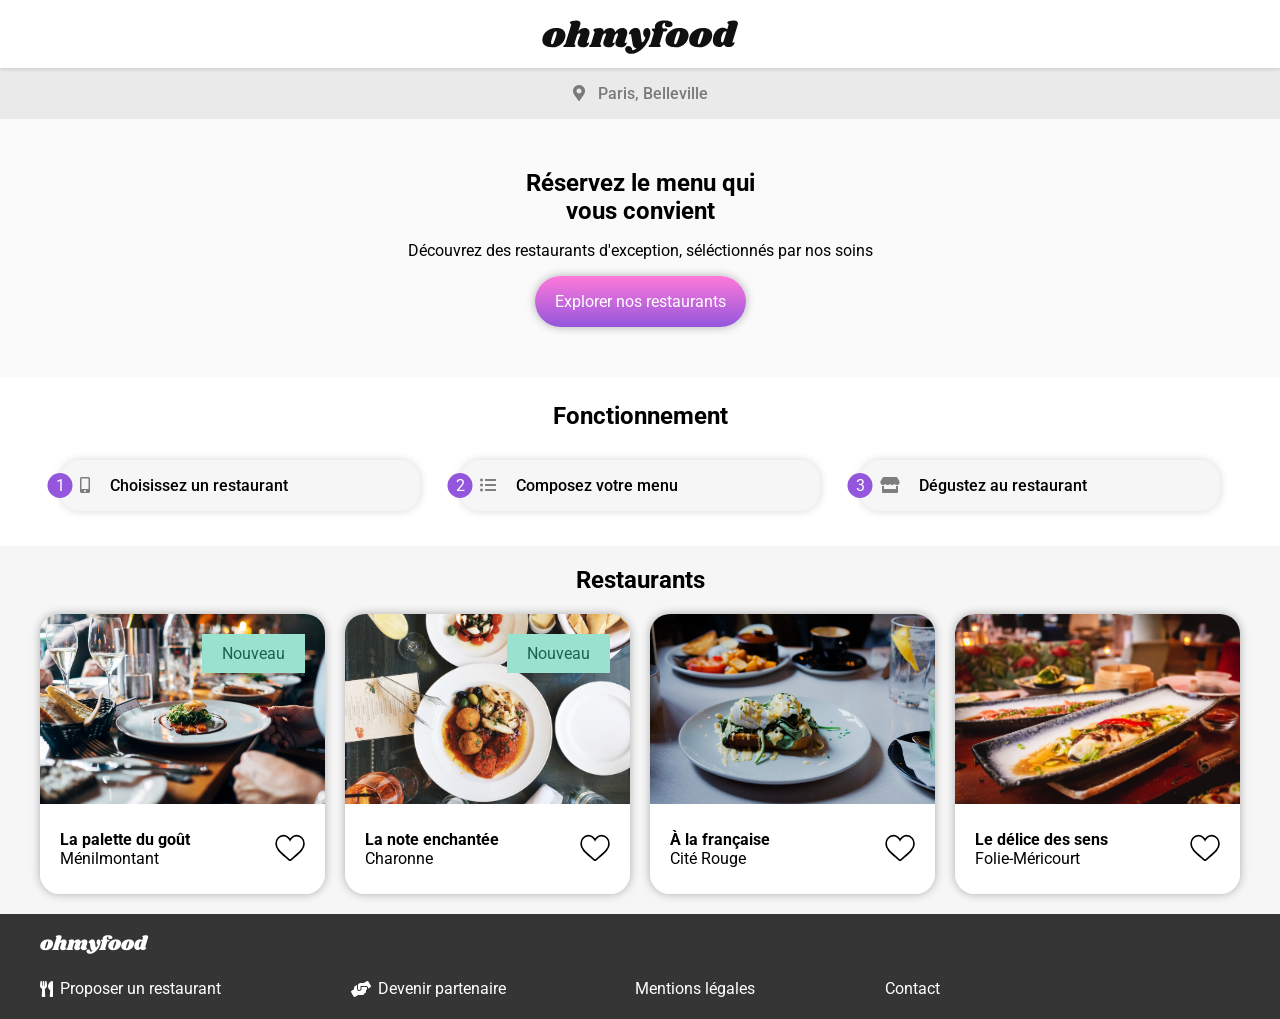
<file: index.html>
<!DOCTYPE html>
<html lang="fr">
<head>
    <meta charset="UTF-8">
    <meta name="viewport" content="width=device-width, initial-scale=1.0">
    <title>ohmyfood</title>

    <!-- CSS -->
    <link rel="stylesheet" type="text/css" href="styles/style_index.css">
    <!-- Font Awesome -->
    <link rel="stylesheet" href="https://cdnjs.cloudflare.com/ajax/libs/font-awesome/5.13.1/css/all.min.css">
    <!-- Google Fonts -->
    <link rel="preconnect" href="https://fonts.gstatic.com">
    <link href="https://fonts.googleapis.com/css2?family=Roboto:ital,wght@0,300;0,400;0,500;0,700;1,300;1,400;1,500&display=swap" rel="stylesheet">
    <link href="https://fonts.googleapis.com/css2?family=Shrikhand&display=swap" rel="stylesheet">
</head>
<body>

<!-- spinner -->
<div class="overlay">
<div class="spinner"><div class="spinner__content">
  <div></div><div></div><div></div><div></div><div></div><div></div><div></div><div></div><div></div><div></div><div></div><div></div></div></div>
</div>

<header class="loaderStart"><!-- apparition des blocs de la page après chargement-->
    <h1>
        <svg role="img" width="196" height="34" viewBox="0 0 196 34" fill="none" xmlns="http://www.w3.org/2000/svg" 
             aria-label="Découvrez des restaurants d'exception, sélectionnés par nos soins.">
             <title>Ohmyfood</title>
             <desc>Application</desc>
            <path d="M13.932 7.956C17.196 7.956 19.596 8.61599 21.132 9.936C22.692 11.256 23.472 12.984 23.472 15.12C23.472 15.84 23.376 16.644 23.184 17.532C22.728 19.5 21.876 21.228 20.628 22.716C19.38 24.18 17.844 25.32 16.02 26.136C14.22 26.928 12.264 27.324 10.152 27.324C6.81599 27.324 4.34399 26.664 2.73599 25.344C1.15199 24 0.359985 22.224 0.359985 20.016C0.359985 19.272 0.455985 18.444 0.647985 17.532C1.10399 15.66 1.96799 14.004 3.23999 12.564C4.53599 11.1 6.10799 9.972 7.95599 9.18C9.82799 8.364 11.82 7.956 13.932 7.956ZM13.824 11.16C13.32 11.16 12.78 11.616 12.204 12.528C11.652 13.416 10.992 15.108 10.224 17.604C9.45599 20.1 9.07199 21.852 9.07199 22.86C9.07199 23.388 9.15599 23.748 9.32399 23.94C9.49199 24.108 9.71999 24.192 10.008 24.192C10.512 24.24 11.028 23.808 11.556 22.896C12.108 21.984 12.792 20.208 13.608 17.568C14.352 15.24 14.724 13.548 14.724 12.492C14.724 11.988 14.64 11.64 14.472 11.448C14.328 11.256 14.112 11.16 13.824 11.16Z" fill="#101010"/>
            <path d="M44.9899 22.032C44.9419 22.128 44.9179 22.272 44.9179 22.464C44.9179 22.632 44.9539 22.764 45.0259 22.86C45.1219 22.956 45.2419 23.004 45.3859 23.004C45.6739 23.004 45.9139 22.884 46.1059 22.644C46.3219 22.38 46.4659 22.248 46.5379 22.248C46.6579 22.248 46.7539 22.332 46.8259 22.5C46.8979 22.644 46.9339 22.824 46.9339 23.04C46.9579 23.736 46.7299 24.42 46.2499 25.092C45.7699 25.74 45.0619 26.28 44.1259 26.712C43.2139 27.12 42.1099 27.324 40.8139 27.324C39.2299 27.324 37.9699 26.964 37.0339 26.244C36.0979 25.5 35.6179 24.516 35.5939 23.292C35.5939 22.404 35.8099 21.408 36.2419 20.304L38.2219 15.12C38.3419 14.808 38.4019 14.556 38.4019 14.364C38.4019 14.052 38.2939 13.812 38.0779 13.644C37.8859 13.452 37.6459 13.356 37.3579 13.356C36.9019 13.356 36.4339 13.572 35.9539 14.004C35.4979 14.412 35.1259 15.084 34.8379 16.02V15.948L32.5699 23.256C32.4979 23.544 32.4619 23.796 32.4619 24.012C32.4619 24.324 32.5219 24.576 32.6419 24.768C32.7619 24.936 32.9299 25.104 33.1459 25.272C33.3139 25.44 33.4339 25.584 33.5059 25.704C33.5779 25.8 33.5899 25.932 33.5419 26.1C33.4219 26.412 33.1819 26.64 32.8219 26.784C32.4619 26.928 31.9099 27 31.1659 27H22.9579C22.3339 27 21.8779 26.904 21.5899 26.712C21.3019 26.496 21.2059 26.22 21.3019 25.884C21.3979 25.596 21.6499 25.344 22.0579 25.128C22.4179 24.936 22.7179 24.708 22.9579 24.444C23.1979 24.18 23.4019 23.76 23.5699 23.184L29.0419 5.22C29.1139 5.004 29.1499 4.824 29.1499 4.68C29.1499 4.416 29.0779 4.2 28.9339 4.032C28.8139 3.864 28.6459 3.696 28.4299 3.528C28.1899 3.336 28.0099 3.168 27.8899 3.024C27.7939 2.88 27.7819 2.688 27.8539 2.448C27.9979 1.896 28.7539 1.416 30.1219 1.00799C31.4899 0.599996 32.9179 0.395996 34.4059 0.395996C35.7979 0.395996 36.8179 0.659996 37.4659 1.188C38.1379 1.716 38.4739 2.436 38.4739 3.348C38.4739 3.876 38.3899 4.392 38.2219 4.896L36.2779 11.232C37.2139 10.008 38.1979 9.156 39.2299 8.676C40.2859 8.196 41.4259 7.956 42.6499 7.956C44.1139 7.956 45.2899 8.4 46.1779 9.288C47.0899 10.176 47.5459 11.328 47.5459 12.744C47.5459 13.488 47.4259 14.22 47.1859 14.94L44.9899 22.032Z" fill="#101010"/>
            <path d="M82.7165 22.032C82.6685 22.128 82.6445 22.272 82.6445 22.464C82.6445 22.632 82.6805 22.764 82.7525 22.86C82.8485 22.956 82.9685 23.004 83.1125 23.004C83.4005 23.004 83.6405 22.884 83.8325 22.644C84.0485 22.38 84.1925 22.248 84.2645 22.248C84.3845 22.248 84.4805 22.332 84.5525 22.5C84.6245 22.644 84.6605 22.824 84.6605 23.04C84.6845 23.736 84.4565 24.42 83.9765 25.092C83.4965 25.74 82.7885 26.28 81.8525 26.712C80.9405 27.12 79.8365 27.324 78.5405 27.324C76.9565 27.324 75.6965 26.964 74.7605 26.244C73.8245 25.5 73.3445 24.516 73.3205 23.292C73.3205 22.404 73.5365 21.408 73.9685 20.304L75.9485 15.12C76.0685 14.808 76.1285 14.556 76.1285 14.364C76.1285 14.052 76.0205 13.812 75.8045 13.644C75.6125 13.452 75.3725 13.356 75.0845 13.356C74.6765 13.356 74.2565 13.536 73.8245 13.896C73.3925 14.256 73.0085 14.82 72.6725 15.588L70.6925 22.032C70.6445 22.128 70.6205 22.272 70.6205 22.464C70.6205 22.632 70.6565 22.764 70.7285 22.86C70.8245 22.956 70.9445 23.004 71.0885 23.004C71.3765 23.004 71.6165 22.884 71.8085 22.644C72.0245 22.38 72.1685 22.248 72.2405 22.248C72.3605 22.248 72.4565 22.332 72.5285 22.5C72.6005 22.644 72.6365 22.824 72.6365 23.04C72.6605 23.736 72.4325 24.42 71.9525 25.092C71.4725 25.74 70.7645 26.28 69.8285 26.712C68.9165 27.12 67.8125 27.324 66.5165 27.324C64.9325 27.324 63.6725 26.964 62.7365 26.244C61.8005 25.5 61.3205 24.516 61.2965 23.292C61.2965 22.404 61.5125 21.408 61.9445 20.304L63.9245 15.12C64.0445 14.808 64.1045 14.556 64.1045 14.364C64.1045 14.052 63.9965 13.812 63.7805 13.644C63.5885 13.452 63.3485 13.356 63.0605 13.356C62.6525 13.356 62.2325 13.536 61.8005 13.896C61.3685 14.232 61.0085 14.784 60.7205 15.552L58.3445 23.256C58.2485 23.52 58.2005 23.772 58.2005 24.012C58.2005 24.3 58.2605 24.54 58.3805 24.732C58.5005 24.9 58.6685 25.08 58.8845 25.272C59.0525 25.416 59.1725 25.548 59.2445 25.668C59.3165 25.788 59.3285 25.932 59.2805 26.1C59.1845 26.412 58.9565 26.64 58.5965 26.784C58.2365 26.928 57.6725 27 56.9045 27H48.6965C48.0725 27 47.6285 26.904 47.3645 26.712C47.0765 26.496 46.9685 26.22 47.0405 25.884C47.1365 25.596 47.3885 25.344 47.7965 25.128C48.1565 24.936 48.4565 24.708 48.6965 24.444C48.9365 24.18 49.1405 23.76 49.3085 23.184L52.5125 12.78C52.5605 12.66 52.5845 12.492 52.5845 12.276C52.5845 12.012 52.5245 11.808 52.4045 11.664C52.3085 11.52 52.1405 11.34 51.9005 11.124C51.6605 10.932 51.4925 10.764 51.3965 10.62C51.3005 10.476 51.2885 10.284 51.3605 10.044C51.5045 9.492 52.2605 9.012 53.6285 8.604C54.9965 8.172 56.4245 7.956 57.9125 7.956C59.0885 7.956 60.0125 8.28 60.6845 8.928C61.3805 9.576 61.7165 10.464 61.6925 11.592C62.6765 10.224 63.7085 9.276 64.7885 8.748C65.8925 8.22 67.0805 7.956 68.3525 7.956C69.7445 7.956 70.8725 8.364 71.7365 9.18C72.6245 9.972 73.1165 11.016 73.2125 12.312C74.2445 10.68 75.3485 9.552 76.5245 8.928C77.7005 8.28 78.9845 7.956 80.3765 7.956C81.8405 7.956 83.0165 8.4 83.9045 9.288C84.8165 10.176 85.2725 11.328 85.2725 12.744C85.2725 13.488 85.1525 14.22 84.9125 14.94L82.7165 22.032Z" fill="#101010"/>
            <path d="M104.932 7.956C105.988 7.956 106.828 8.388 107.452 9.252C108.1 10.092 108.424 11.244 108.424 12.708C108.424 13.98 108.196 15.348 107.74 16.812C106.852 19.764 105.424 22.548 103.456 25.164C101.512 27.78 99.2675 29.88 96.7235 31.464C94.2035 33.048 91.6836 33.84 89.1636 33.84C87.9156 33.84 86.8355 33.624 85.9235 33.192C85.0355 32.76 84.3635 32.184 83.9075 31.464C83.4275 30.744 83.1875 29.976 83.1875 29.16C83.1875 28.8 83.2475 28.404 83.3675 27.972C83.5835 27.3 83.9435 26.784 84.4475 26.424C84.9515 26.064 85.5516 25.884 86.2476 25.884C87.3516 25.884 88.2515 26.256 88.9475 27C89.6675 27.768 90.1236 28.812 90.3156 30.132C91.8516 30.06 93.2675 29.4 94.5635 28.152C93.3395 27.936 92.4275 27.528 91.8275 26.928C91.2515 26.304 90.8555 25.344 90.6395 24.048L89.1995 15.228C89.1275 14.772 89.0195 14.46 88.8755 14.292C88.7555 14.1 88.5876 14.004 88.3716 14.004C88.2036 14.004 87.9995 14.088 87.7595 14.256C87.5435 14.424 87.3875 14.508 87.2915 14.508C87.0995 14.508 87.0035 14.304 87.0035 13.896C87.0035 13.56 87.0635 13.2 87.1835 12.816C87.6155 11.448 88.4196 10.296 89.5956 9.36C90.7716 8.4 92.1395 7.92 93.6995 7.92C95.2355 7.92 96.3635 8.376 97.0835 9.288C97.8275 10.2 98.3076 11.604 98.5236 13.5L99.6035 21.42C99.6755 22.02 99.8915 22.32 100.252 22.32C100.684 22.32 101.188 21.936 101.764 21.168C102.34 20.376 102.904 19.26 103.456 17.82C102.736 17.172 102.184 16.428 101.8 15.588C101.416 14.748 101.224 13.848 101.224 12.888C101.224 12.144 101.32 11.472 101.512 10.872C101.8 9.912 102.244 9.192 102.844 8.712C103.468 8.208 104.164 7.956 104.932 7.956Z" fill="#101010"/>
            <path d="M122.864 0.395996C125.432 0.395996 127.352 0.791996 128.624 1.584C129.92 2.352 130.568 3.3 130.568 4.428C130.568 5.34 130.184 6.048 129.416 6.552C128.672 7.032 127.688 7.272 126.464 7.272C125.336 7.272 124.46 6.996 123.836 6.444C123.212 5.892 122.9 5.208 122.9 4.392C122.9 3.888 123.056 3.36 123.368 2.808C122.648 2.808 122.048 2.988 121.568 3.348C121.088 3.684 120.716 4.272 120.452 5.112C120.308 5.64 120.236 6.132 120.236 6.588C120.236 7.164 120.332 7.62 120.524 7.956C120.74 8.268 121.04 8.424 121.424 8.424H123.548C124.796 8.424 125.42 8.808 125.42 9.576C125.42 9.672 125.396 9.816 125.348 10.008C125.204 10.536 124.904 10.932 124.448 11.196C124.016 11.46 123.356 11.592 122.468 11.592H121.388L117.824 23.256C117.752 23.544 117.716 23.796 117.716 24.012C117.716 24.324 117.776 24.576 117.896 24.768C118.016 24.936 118.184 25.104 118.4 25.272C118.568 25.44 118.688 25.584 118.76 25.704C118.832 25.8 118.844 25.932 118.796 26.1C118.676 26.412 118.436 26.64 118.076 26.784C117.716 26.928 117.164 27 116.42 27H108.212C107.588 27 107.132 26.904 106.844 26.712C106.556 26.496 106.46 26.22 106.556 25.884C106.652 25.596 106.904 25.344 107.312 25.128C107.672 24.936 107.972 24.708 108.212 24.444C108.452 24.18 108.656 23.76 108.824 23.184L111.632 13.968C111.752 13.608 111.812 13.236 111.812 12.852C111.812 12.372 111.704 12 111.488 11.736C111.296 11.448 110.996 11.136 110.588 10.8C110.324 10.584 110.12 10.404 109.976 10.26C109.856 10.092 109.796 9.9 109.796 9.684C109.772 9.228 109.928 8.904 110.264 8.712C110.624 8.52 111.296 8.424 112.28 8.424H113.18C113.012 7.824 112.928 7.224 112.928 6.624C112.928 6.024 113.036 5.4 113.252 4.752C113.708 3.528 114.68 2.496 116.168 1.65599C117.68 0.815996 119.912 0.395996 122.864 0.395996Z" fill="#101010"/>
            <path d="M137.084 7.956C140.348 7.956 142.748 8.61599 144.284 9.936C145.844 11.256 146.624 12.984 146.624 15.12C146.624 15.84 146.528 16.644 146.336 17.532C145.88 19.5 145.028 21.228 143.78 22.716C142.532 24.18 140.996 25.32 139.172 26.136C137.372 26.928 135.416 27.324 133.304 27.324C129.968 27.324 127.496 26.664 125.888 25.344C124.304 24 123.512 22.224 123.512 20.016C123.512 19.272 123.608 18.444 123.8 17.532C124.256 15.66 125.12 14.004 126.392 12.564C127.688 11.1 129.26 9.972 131.108 9.18C132.98 8.364 134.972 7.956 137.084 7.956ZM136.976 11.16C136.472 11.16 135.932 11.616 135.356 12.528C134.804 13.416 134.144 15.108 133.376 17.604C132.608 20.1 132.224 21.852 132.224 22.86C132.224 23.388 132.308 23.748 132.476 23.94C132.644 24.108 132.872 24.192 133.16 24.192C133.664 24.24 134.18 23.808 134.708 22.896C135.26 21.984 135.944 20.208 136.76 17.568C137.504 15.24 137.876 13.548 137.876 12.492C137.876 11.988 137.792 11.64 137.624 11.448C137.48 11.256 137.264 11.16 136.976 11.16Z" fill="#101010"/>
            <path d="M160.709 7.956C163.973 7.956 166.373 8.61599 167.909 9.936C169.469 11.256 170.249 12.984 170.249 15.12C170.249 15.84 170.153 16.644 169.961 17.532C169.505 19.5 168.653 21.228 167.405 22.716C166.157 24.18 164.621 25.32 162.797 26.136C160.997 26.928 159.041 27.324 156.929 27.324C153.593 27.324 151.121 26.664 149.513 25.344C147.929 24 147.137 22.224 147.137 20.016C147.137 19.272 147.233 18.444 147.425 17.532C147.881 15.66 148.745 14.004 150.017 12.564C151.313 11.1 152.885 9.972 154.733 9.18C156.605 8.364 158.597 7.956 160.709 7.956ZM160.601 11.16C160.097 11.16 159.557 11.616 158.981 12.528C158.429 13.416 157.769 15.108 157.001 17.604C156.233 20.1 155.849 21.852 155.849 22.86C155.849 23.388 155.933 23.748 156.101 23.94C156.269 24.108 156.497 24.192 156.785 24.192C157.289 24.24 157.805 23.808 158.333 22.896C158.885 21.984 159.569 20.208 160.385 17.568C161.129 15.24 161.501 13.548 161.501 12.492C161.501 11.988 161.417 11.64 161.249 11.448C161.105 11.256 160.889 11.16 160.601 11.16Z" fill="#101010"/>
            <path d="M190.526 21.816C190.478 22.008 190.454 22.14 190.454 22.212C190.454 22.38 190.502 22.512 190.598 22.608C190.694 22.704 190.814 22.752 190.958 22.752C191.246 22.752 191.486 22.632 191.678 22.392C191.894 22.128 192.038 21.996 192.11 21.996C192.23 21.996 192.326 22.08 192.398 22.248C192.47 22.416 192.506 22.608 192.506 22.824C192.53 23.472 192.278 24.132 191.75 24.804C191.246 25.476 190.562 26.028 189.698 26.46C188.834 26.892 187.898 27.108 186.89 27.108C185.69 27.108 184.646 26.88 183.758 26.424C182.87 25.968 182.258 25.368 181.922 24.624C181.274 25.464 180.53 26.088 179.69 26.496C178.85 26.904 177.962 27.108 177.026 27.108C175.922 27.108 174.89 26.832 173.93 26.28C172.994 25.728 172.238 24.948 171.662 23.94C171.11 22.908 170.834 21.744 170.834 20.448C170.834 18.264 171.242 16.212 172.058 14.292C172.898 12.348 174.062 10.788 175.55 9.612C177.038 8.412 178.73 7.812 180.626 7.812C181.658 7.812 182.534 7.932 183.254 8.172C183.998 8.412 184.67 8.772 185.27 9.252L186.494 5.22C186.566 5.004 186.602 4.824 186.602 4.68C186.602 4.416 186.53 4.2 186.386 4.032C186.266 3.864 186.098 3.696 185.882 3.528C185.642 3.336 185.462 3.168 185.342 3.024C185.246 2.88 185.234 2.688 185.306 2.448C185.45 1.896 186.206 1.416 187.574 1.00799C188.942 0.599996 190.37 0.395996 191.858 0.395996C193.25 0.395996 194.27 0.659996 194.918 1.188C195.59 1.716 195.926 2.436 195.926 3.348C195.926 3.876 195.842 4.392 195.674 4.896L190.526 21.816ZM184.514 11.7C184.13 11.364 183.71 11.196 183.254 11.196C182.558 11.196 181.874 11.712 181.202 12.744C180.53 13.776 179.99 15.024 179.582 16.488C179.174 17.952 178.982 19.272 179.006 20.448C179.006 21.768 179.438 22.428 180.302 22.428C180.614 22.428 180.878 22.308 181.094 22.068C181.31 21.804 181.514 21.384 181.706 20.808L184.514 11.7Z" fill="#101010"/>
        </svg>
    </h1>         
</header>

  <!-- localisation -->
  <main class="main loaderStart">
      <div class="location">
          <div class="location__icon">
              <i class="fas fa-map-marker-alt"></i>
          </div>
          <div class="location__city">
              <p>Paris, Belleville</p>
          </div>
      </div>
  
      <!-- Hero section -->
      <section class="hero">
          <div class="hero__container">
              <h2 class="hero__title">Réservez le menu qui vous convient</h2>
              <p class="hero__text">Découvrez des restaurants d'exception, séléctionnés par nos soins</p>
              <div class="hero__button">
                  <p>Explorer nos restaurants</p>
              </div>
          </div>
        </section>
  
      <!-- Process -->
      <section class="process__contain">
        <div class="process">
          <h2 class="process__title">Fonctionnement</h2>
          <div class="process__steps">
              <div class="process__step">
                  <div class="process__number">1</div>
                  <div class="process__icon"><i class="fas fa-mobile-alt"></i></div>
                  <p class="process__text">Choisissez un restaurant</p>
              </div>
              <div class="process__step">
                  <div class="process__number">2</div>
                  <div class="process__icon"><i class="fas fa-list-ul"></i></div>
                  <p class="process__text">Composez votre menu</p>
              </div>
              <div class="process__step">
                  <div class="process__number">3</div>
                  <div class="process__icon"><i class="fas fa-store"></i></div>
                  <p class="process__text">Dégustez au restaurant</p>
              </div>
          </div>
        </div>
      </section>

      <!-- Restaurants -->
      <section class="restaurants">
          <h2 class="restaurants__title">Restaurants</h2>
          <div class="restaurant__cards">
            <a href="pages_menu/la-palette-du-gout.html">
              <div class="restaurant__card">
                  <div class="restaurant__card-image">
                    <div class="restaurant__card-new"><p>Nouveau</p></div>
                    <img src="img/restaurant1.jpg" alt="La palette du goût">
                  </div>
                  <div class="restaurant__block">
                      <div class="restaurant__block-info">
                          <div class="restaurant__block-name">La palette du goût</div>
                          <div class="restaurant__block-city">Ménilmontant</div>
                      </div>
                      <div class="restaurant__block-hearth">
                        <svg class="heart heart-full" viewBox="-20 0 550 550"  xml:space="preserve">
                          <path d="M376,30c-27.783,0-53.255,8.804-75.707,26.168c-21.525,16.647-35.856,37.85-44.293,53.268
                                    c-8.437-15.419-22.768-36.621-44.293-53.268C189.255,38.804,163.783,30,136,30C58.468,30,0,93.417,0,177.514
                                    c0,90.854,72.943,153.015,183.369,247.118c18.752,15.981,40.007,34.095,62.099,53.414C248.38,480.596,252.12,482,256,482
                                    s7.62-1.404,10.532-3.953c22.094-19.322,43.348-37.435,62.111-53.425C439.057,330.529,512,268.368,512,177.514
                                    C512,93.417,453.532,30,376,30z"/>
                        <defs>
                          <linearGradient id="text-fill">
                                <stop offset="0%" stop-color="#9356DC" />
                                <stop offset="100%" stop-color="#FF79DA" />
                          </linearGradient>
                        </defs>                                   
                      </svg>
              
                      <svg class="heart heart-empty" viewBox="-20 0 550 550"  xml:space="preserve">
                          <path d="M376,30c-27.783,0-53.255,8.804-75.707,26.168c-21.525,16.647-35.856,37.85-44.293,53.268
                                    c-8.437-15.419-22.768-36.621-44.293-53.268C189.255,38.804,163.783,30,136,30C58.468,30,0,93.417,0,177.514
                                    c0,90.854,72.943,153.015,183.369,247.118c18.752,15.981,40.007,34.095,62.099,53.414C248.38,480.596,252.12,482,256,482
                                    s7.62-1.404,10.532-3.953c22.094-19.322,43.348-37.435,62.111-53.425C439.057,330.529,512,268.368,512,177.514
                                    C512,93.417,453.532,30,376,30z"/>
                        <defs>
                          <linearGradient>
                                <stop offset="0%" stop-color="#9356DC" />
                                <stop offset="100%" stop-color="#FF79DA" />
                          </linearGradient>
                        </defs>                                   
                      </svg>
                      </div>     
                  </div>
              </div>
            </a>
            <a href="pages_menu/la-note-enchantee.html">
              <div class="restaurant__card">
                  <div class="restaurant__card-image">
                    <img src="img/restaurant2.jpg" alt="La note enchantée">
                    <div class="restaurant__card-new"><p>Nouveau</p></div>
                  </div>
                  <div class="restaurant__block">
                      <div class="restaurant__block-info">
                          <div class="restaurant__block-name">La note enchantée</div>
                          <div class="restaurant__block-city">Charonne</div>
                      </div>
                      <div class="restaurant__block-hearth">
                        <svg class="heart heart-full" viewBox="-20 0 550 550"  xml:space="preserve">
                          <path d="M376,30c-27.783,0-53.255,8.804-75.707,26.168c-21.525,16.647-35.856,37.85-44.293,53.268
                                    c-8.437-15.419-22.768-36.621-44.293-53.268C189.255,38.804,163.783,30,136,30C58.468,30,0,93.417,0,177.514
                                    c0,90.854,72.943,153.015,183.369,247.118c18.752,15.981,40.007,34.095,62.099,53.414C248.38,480.596,252.12,482,256,482
                                    s7.62-1.404,10.532-3.953c22.094-19.322,43.348-37.435,62.111-53.425C439.057,330.529,512,268.368,512,177.514
                                    C512,93.417,453.532,30,376,30z"/>
                        <defs>
                          <linearGradient>
                                <stop offset="0%" stop-color="#9356DC" />
                                <stop offset="100%" stop-color="#FF79DA" />
                          </linearGradient>
                        </defs>                                   
                      </svg>
              
                      <svg class="heart heart-empty" viewBox="-20 0 550 550"  xml:space="preserve">
                          <path d="M376,30c-27.783,0-53.255,8.804-75.707,26.168c-21.525,16.647-35.856,37.85-44.293,53.268
                                    c-8.437-15.419-22.768-36.621-44.293-53.268C189.255,38.804,163.783,30,136,30C58.468,30,0,93.417,0,177.514
                                    c0,90.854,72.943,153.015,183.369,247.118c18.752,15.981,40.007,34.095,62.099,53.414C248.38,480.596,252.12,482,256,482
                                    s7.62-1.404,10.532-3.953c22.094-19.322,43.348-37.435,62.111-53.425C439.057,330.529,512,268.368,512,177.514
                                    C512,93.417,453.532,30,376,30z"/>
                        <defs>
                          <linearGradient>
                                <stop offset="0%" stop-color="#9356DC" />
                                <stop offset="100%" stop-color="#FF79DA" />
                          </linearGradient>
                        </defs>                                   
                      </svg>
                      </div>     
                  </div>
              </div>
            </a>
              <a href="pages_menu/a-la-francaise.html">
              <div class="restaurant__card">
                <div class="restaurant__card-image">
                  <img src="img/restaurant3.jpg" alt="À la française">
                </div>
                  <div class="restaurant__block">
                      <div class="restaurant__block-info">
                          <div class="restaurant__block-name">À la française</div>
                          <div class="restaurant__block-city">Cité Rouge</div>
                      </div>
                      <div class="restaurant__block-hearth">
                        <svg class="heart heart-full" viewBox="-20 0 550 550"  xml:space="preserve">
                          <path d="M376,30c-27.783,0-53.255,8.804-75.707,26.168c-21.525,16.647-35.856,37.85-44.293,53.268
                                    c-8.437-15.419-22.768-36.621-44.293-53.268C189.255,38.804,163.783,30,136,30C58.468,30,0,93.417,0,177.514
                                    c0,90.854,72.943,153.015,183.369,247.118c18.752,15.981,40.007,34.095,62.099,53.414C248.38,480.596,252.12,482,256,482
                                    s7.62-1.404,10.532-3.953c22.094-19.322,43.348-37.435,62.111-53.425C439.057,330.529,512,268.368,512,177.514
                                    C512,93.417,453.532,30,376,30z"/>
                        <defs>
                          <linearGradient>
                                <stop offset="0%" stop-color="#9356DC" />
                                <stop offset="100%" stop-color="#FF79DA" />
                          </linearGradient>
                        </defs>                                   
                      </svg>
              
                      <svg class="heart heart-empty" viewBox="-20 0 550 550"  xml:space="preserve">
                          <path d="M376,30c-27.783,0-53.255,8.804-75.707,26.168c-21.525,16.647-35.856,37.85-44.293,53.268
                                    c-8.437-15.419-22.768-36.621-44.293-53.268C189.255,38.804,163.783,30,136,30C58.468,30,0,93.417,0,177.514
                                    c0,90.854,72.943,153.015,183.369,247.118c18.752,15.981,40.007,34.095,62.099,53.414C248.38,480.596,252.12,482,256,482
                                    s7.62-1.404,10.532-3.953c22.094-19.322,43.348-37.435,62.111-53.425C439.057,330.529,512,268.368,512,177.514
                                    C512,93.417,453.532,30,376,30z"/>
                        <defs>
                          <linearGradient>
                                <stop offset="0%" stop-color="#9356DC" />
                                <stop offset="100%" stop-color="#FF79DA" />
                          </linearGradient>
                        </defs>                                   
                      </svg>
                          </div>     
                  </div>
              </div>
            </a>
            <a href="pages_menu/le-delice-des-sens.html">
              <div class="restaurant__card">
                <div class="restaurant__card-image">
                  <img src="img/restaurant4.jpg" alt="Le délice des sens">
                </div>
                  <div class="restaurant__block">
                      <div class="restaurant__block-info">
                          <div class="restaurant__block-name">Le délice des sens</div>
                          <div class="restaurant__block-city">Folie-Méricourt</div>
                      </div>
                      <div class="restaurant__block-hearth">
                        <svg class="heart heart-full" viewBox="-20 0 550 550"  xml:space="preserve">
                          <path d="M376,30c-27.783,0-53.255,8.804-75.707,26.168c-21.525,16.647-35.856,37.85-44.293,53.268
                                    c-8.437-15.419-22.768-36.621-44.293-53.268C189.255,38.804,163.783,30,136,30C58.468,30,0,93.417,0,177.514
                                    c0,90.854,72.943,153.015,183.369,247.118c18.752,15.981,40.007,34.095,62.099,53.414C248.38,480.596,252.12,482,256,482
                                    s7.62-1.404,10.532-3.953c22.094-19.322,43.348-37.435,62.111-53.425C439.057,330.529,512,268.368,512,177.514
                                    C512,93.417,453.532,30,376,30z"/>
                        <defs>
                          <linearGradient>
                                <stop offset="0%" stop-color="#9356DC"/>
                                <stop offset="100%" stop-color="#FF79DA"/>
                          </linearGradient>
                        </defs>                                   
                      </svg>
              
                      <svg class="heart heart-empty" viewBox="-20 0 550 550"  xml:space="preserve">
                          <path d="M376,30c-27.783,0-53.255,8.804-75.707,26.168c-21.525,16.647-35.856,37.85-44.293,53.268
                                    c-8.437-15.419-22.768-36.621-44.293-53.268C189.255,38.804,163.783,30,136,30C58.468,30,0,93.417,0,177.514
                                    c0,90.854,72.943,153.015,183.369,247.118c18.752,15.981,40.007,34.095,62.099,53.414C248.38,480.596,252.12,482,256,482
                                    s7.62-1.404,10.532-3.953c22.094-19.322,43.348-37.435,62.111-53.425C439.057,330.529,512,268.368,512,177.514
                                    C512,93.417,453.532,30,376,30z"/>
                        <defs>
                          <linearGradient>
                                <stop offset="0%" stop-color="#9356DC"/>
                                <stop offset="100%" stop-color="#FF79DA"/>
                          </linearGradient>
                        </defs>                                   
                      </svg>
                          </div>     
                  </div>
              </div>
            </a>
          </div>
      </section>
</main>
        
        
<!-- Footer -->
<footer class="footer">
  <div class="footer__bloc">
    <div class="logo"><a href="index.html">ohmyfood</a></div>
    <div class="footer__bloc-links">
      <div class="footer__bloc-link">
        <i class="fas fa-utensils"></i>
        <h3 class="footer__bloc-link__title">Proposer un restaurant</h3>
      </div>
      <div class="footer__bloc-link">
        <i class="fas fa-hands-helping"></i>
        <h3 class="footer__bloc-link__title">Devenir partenaire</h3>
      </div>
      <div class="footer__bloc-link">
        <h3 class="footer__bloc-link__title">Mentions légales</h3>
      </div>
      <div class="footer__bloc-link">
        <h3 class="footer__bloc-link__title"><a href="mailto:contact@ohmyfood.com">Contact</a></h3>
      </div>
    </div>
  </div>
</footer>
</body>
</html>
</file>
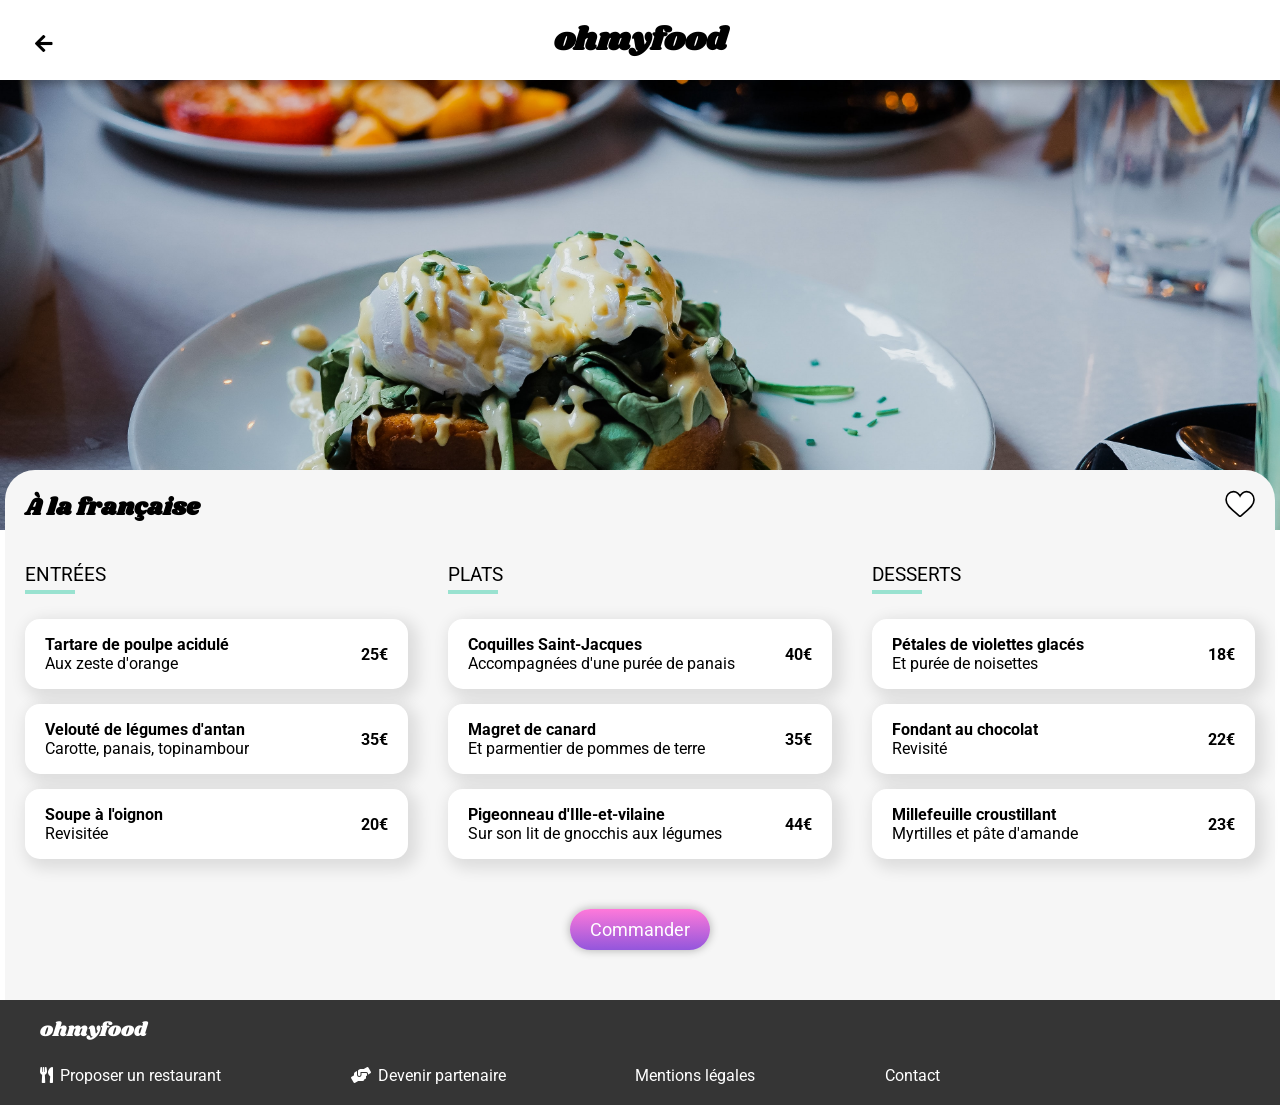
<file: pages_menu/a-la-francaise.html>
<!DOCTYPE html>
<html lang="fr">
<head>
    <meta charset="UTF-8">
    <meta name="viewport" content="width=device-width, initial-scale=1.0">
    <title>À la française</title>

    <!-- CSS -->
    <link rel="stylesheet" type="text/css" href="../styles/style_menu.css">
    <!-- Font Awesome -->
    <link rel="stylesheet" href="https://cdnjs.cloudflare.com/ajax/libs/font-awesome/5.13.1/css/all.min.css">
    <!-- Fonts -->
    <link rel="preconnect" href="https://fonts.gstatic.com">
    <link href="https://fonts.googleapis.com/css2?family=Roboto:ital,wght@0,300;0,400;0,500;0,700;1,300;1,400;1,500&display=swap" rel="stylesheet">
    <link href="https://fonts.googleapis.com/css2?family=Shrikhand&display=swap" rel="stylesheet">
</head>
<body>
     <!-- Logo -->
     <header>
      <div class="header">
        <div class="header__arrow-back"><a href="../index.html"><i class="fas fa-arrow-left"></i></a></div>
          <h1 class="header__logo"><a href="../index.html">ohmyfood</a></h1>
      </div>
  </header>

     <!-- Image -->
     <div class="img">
       <img class="img__image" src="../img/restaurant3.jpg" alt="À la française">
     </div>

     <!-- Menu -->
     <section id="menu">
       <div class="menu">
         <div class="menu__header">
           <h2 class="menu__header__title">À la française</h2>
           <div class="menu__header__heart">
            <svg class="heart heart-full" viewBox="-20 0 550 550"  xml:space="preserve">
              <path d="M376,30c-27.783,0-53.255,8.804-75.707,26.168c-21.525,16.647-35.856,37.85-44.293,53.268
                       c-8.437-15.419-22.768-36.621-44.293-53.268C189.255,38.804,163.783,30,136,30C58.468,30,0,93.417,0,177.514
                       c0,90.854,72.943,153.015,183.369,247.118c18.752,15.981,40.007,34.095,62.099,53.414C248.38,480.596,252.12,482,256,482
                       s7.62-1.404,10.532-3.953c22.094-19.322,43.348-37.435,62.111-53.425C439.057,330.529,512,268.368,512,177.514
                       C512,93.417,453.532,30,376,30z"/>
            <defs>
              <linearGradient>
                    <stop offset="0%" stop-color="#9356DC" />
                    <stop offset="100%" stop-color="#FF79DA" />
              </linearGradient>
            </defs>                                   
          </svg>
  
          <svg class="heart heart-empty" viewBox="-20 0 550 550"  xml:space="preserve">
              <path d="M376,30c-27.783,0-53.255,8.804-75.707,26.168c-21.525,16.647-35.856,37.85-44.293,53.268
                       c-8.437-15.419-22.768-36.621-44.293-53.268C189.255,38.804,163.783,30,136,30C58.468,30,0,93.417,0,177.514
                       c0,90.854,72.943,153.015,183.369,247.118c18.752,15.981,40.007,34.095,62.099,53.414C248.38,480.596,252.12,482,256,482
                       s7.62-1.404,10.532-3.953c22.094-19.322,43.348-37.435,62.111-53.425C439.057,330.529,512,268.368,512,177.514
                       C512,93.417,453.532,30,376,30z"/>
            <defs>
              <linearGradient id="text-fill">
                    <stop offset="0%" stop-color="#9356DC" />
                    <stop offset="100%" stop-color="#FF79DA" />
              </linearGradient>
            </defs>                                   
          </svg>
           </div>
         </div>
          <div class="menu__grid">
            <div class="menu__grid__bloc">
              <div class="menu__grid__title"><h3>entrées</h3></div>
              <div class="menu__grid__case appears-with-opacity" id="case-1">
                <div class="dish-and-price">
                  <div class="menu__case__dish">
                    <div class="menu__case__dish-title">
                      <p>Tartare de poulpe acidulé</p>
                    </div>
                    <div class="menu__case__dish-subtitle">
                      <p>Aux zeste d'orange</p>
                    </div>
                  </div>
                  <div class="menu__case__price">25€</div>
              </div>
                <div class="validation__box">
                  <i class="fas fa-check-circle"></i>
                </div>
              </div>
              <div class="menu__grid__case appears-with-opacity" id="case-2">
                <div class="dish-and-price">
                  <div class="menu__case__dish">
                    <div class="menu__case__dish-title">
                      <p>Velouté de légumes d'antan</p>
                    </div>
                    <div class="menu__case__dish-subtitle">
                      <p>Carotte, panais, topinambour</p>
                    </div>
                  </div>
                  <div class="menu__case__price">35€</div>
              </div>
                <div class="validation__box">
                  <i class="fas fa-check-circle"></i>
                </div>
              </div>
              <div class="menu__grid__case appears-with-opacity" id="case-3">
                <div class="dish-and-price">
                  <div class="menu__case__dish">
                    <div class="menu__case__dish-title">
                      <p>Soupe à l'oignon</p>
                    </div>
                    <div class="menu__case__dish-subtitle">
                      <p>Revisitée</p>
                    </div>
                  </div>
                  <div class="menu__case__price">20€</div>
              </div>
                <div class="validation__box">
                  <i class="fas fa-check-circle"></i>
                </div>
              </div>
            </div>
            <div class="menu__grid__bloc">
             <div class="menu__grid__title"><h3>plats</h3></div>
             <div class="menu__grid__case appears-with-opacity" id="case-4">
              <div class="dish-and-price">
                <div class="menu__case__dish">
                  <div class="menu__case__dish-title">
                    <p>Coquilles Saint-Jacques</p>
                  </div>
                  <div class="menu__case__dish-subtitle">
                    <p>Accompagnées d'une purée de panais</p>
                  </div>
                </div>
                <div class="menu__case__price">40€</div>
            </div>
              <div class="validation__box">
                <i class="fas fa-check-circle"></i>
              </div>
            </div>
            <div class="menu__grid__case appears-with-opacity" id="case-5">
              <div class="dish-and-price">
                <div class="menu__case__dish">
                  <div class="menu__case__dish-title">
                    <p>Magret de canard</p>
                  </div>
                  <div class="menu__case__dish-subtitle">
                    <p>Et parmentier de pommes de terre</p>
                  </div>
                </div>
                <div class="menu__case__price">35€</div>
            </div>
              <div class="validation__box">
                <i class="fas fa-check-circle"></i>
              </div>
            </div>
            <div class="menu__grid__case appears-with-opacity" id="case-6">
              <div class="dish-and-price">
                <div class="menu__case__dish">
                  <div class="menu__case__dish-title">
                    <p>Pigeonneau d'Ille-et-vilaine</p>
                  </div>
                  <div class="menu__case__dish-subtitle">
                    <p>Sur son lit de gnocchis aux légumes</p>
                  </div>
                </div>
                <div class="menu__case__price">44€</div>
            </div>
              <div class="validation__box">
                <i class="fas fa-check-circle"></i>
              </div>
            </div>
           </div>
           <div class="menu__grid__bloc">
             <div class="menu__grid__title"><h3>desserts</h3></div>
             <div class="menu__grid__case appears-with-opacity" id="case-7">
              <div class="dish-and-price">
                <div class="menu__case__dish">
                  <div class="menu__case__dish-title">
                    <p>Pétales de violettes glacés</p>
                  </div>
                  <div class="menu__case__dish-subtitle">
                    <p>Et purée de noisettes</p>
                  </div>
                </div>
                <div class="menu__case__price">18€</div>
            </div>
              <div class="validation__box">
                <i class="fas fa-check-circle"></i>
              </div>
            </div>
            <div class="menu__grid__case appears-with-opacity" id="case-8">
              <div class="dish-and-price">
                <div class="menu__case__dish">
                  <div class="menu__case__dish-title">
                    <p>Fondant au chocolat</p>
                  </div>
                  <div class="menu__case__dish-subtitle">
                    <p>Revisité</p>
                  </div>
                </div>
                <div class="menu__case__price">22€</div>
            </div>
              <div class="validation__box">
                <i class="fas fa-check-circle"></i>
              </div>
            </div>
            <div class="menu__grid__case appears-with-opacity" id="case-9">
              <div class="dish-and-price">
                <div class="menu__case__dish">
                  <div class="menu__case__dish-title">
                    <p>Millefeuille croustillant</p>
                  </div>
                  <div class="menu__case__dish-subtitle">
                    <p>Myrtilles et pâte d'amande</p>
                  </div>
                </div>
                <div class="menu__case__price">23€</div>
            </div>
              <div class="validation__box">
                <i class="fas fa-check-circle"></i>
              </div>
            </div>
           </div>
          </div>
          <div class="menu__contain-button">
            <div class="menu__button">Commander</div>
          </div>
         </div>
     </section>

  <footer class="footer">
    <div class="footer__bloc">
      <div class="logo"><a href="index.html">ohmyfood</a></div>
      <div class="footer__bloc-links">
        <div class="footer__bloc-link">
          <i class="fas fa-utensils"></i>
          <h3 class="footer__bloc-link__title">Proposer un restaurant</h3>
        </div>
        <div class="footer__bloc-link">
          <i class="fas fa-hands-helping"></i>
          <h3 class="footer__bloc-link__title">Devenir partenaire</h3>
        </div>
        <div class="footer__bloc-link">
          <h3 class="footer__bloc-link__title">Mentions légales</h3>
        </div>
        <div class="footer__bloc-link">
          <h3 class="footer__bloc-link__title"><a href="mailto:contact@ohmyfood.com">Contact</a></h3>
        </div>
      </div>
    </div>
  </footer>
</body>

</html>
</file>
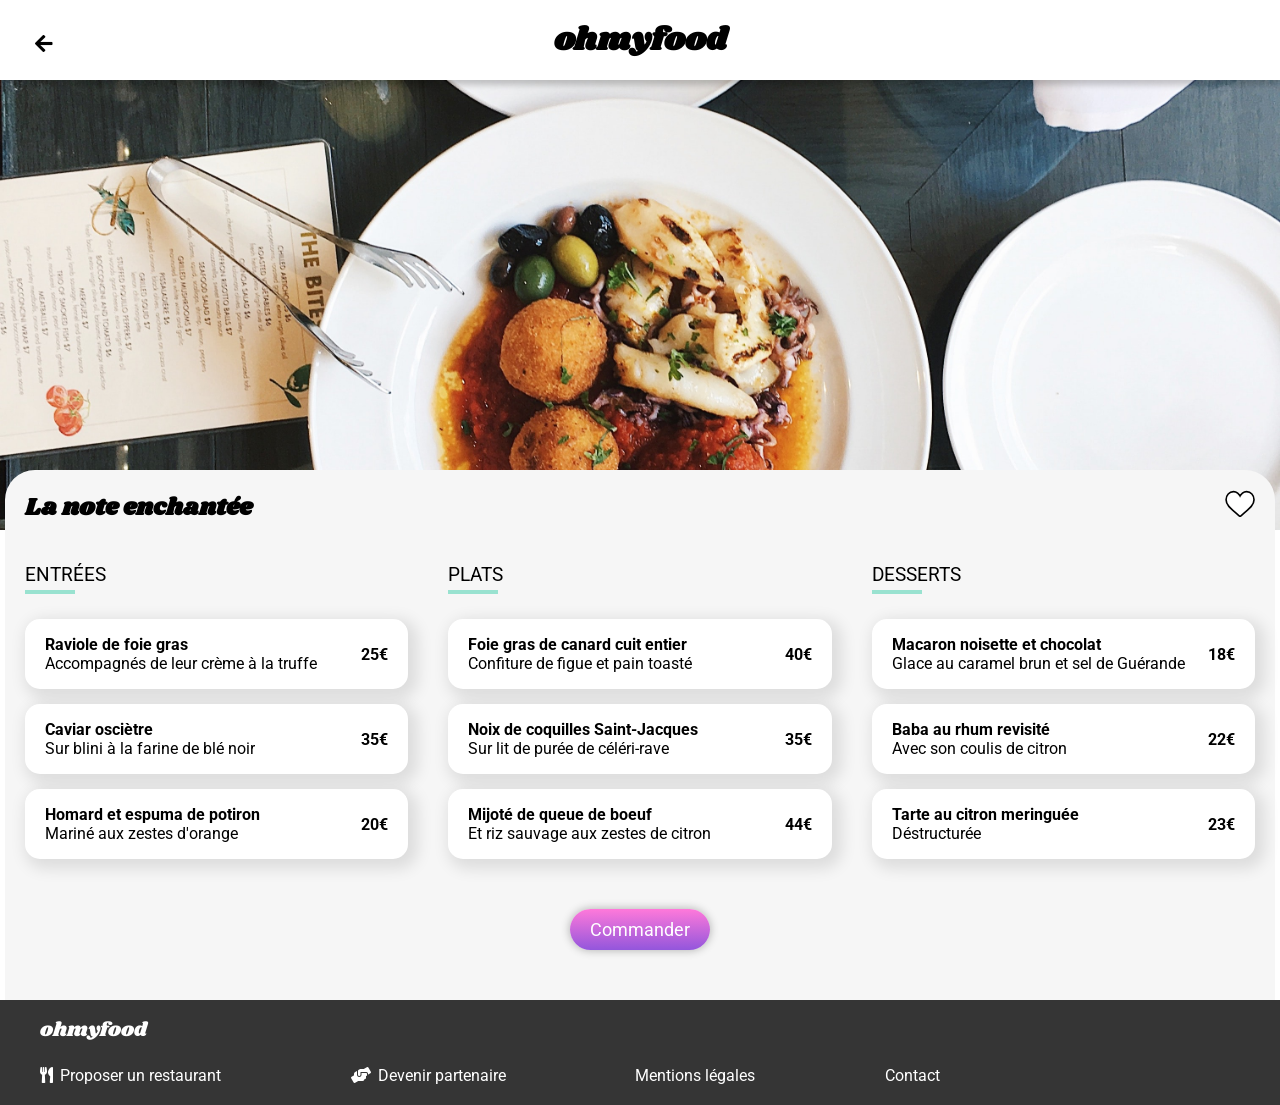
<file: pages_menu/la-note-enchantee.html>
<!DOCTYPE html>
<html lang="fr">
<head>
    <meta charset="UTF-8">
    <meta name="viewport" content="width=device-width, initial-scale=1.0">
    <title>La note enchantée</title>

    <!-- CSS -->
    <link rel="stylesheet" type="text/css" href="../styles/style_menu.css">
    <!-- Font Awesome -->
    <link rel="stylesheet" href="https://cdnjs.cloudflare.com/ajax/libs/font-awesome/5.13.1/css/all.min.css">
    <!-- Fonts -->
    <link rel="preconnect" href="https://fonts.gstatic.com">
    <link href="https://fonts.googleapis.com/css2?family=Roboto:ital,wght@0,300;0,400;0,500;0,700;1,300;1,400;1,500&display=swap" rel="stylesheet">
    <link href="https://fonts.googleapis.com/css2?family=Shrikhand&display=swap" rel="stylesheet">
</head>
<body>
     <!-- Logo -->
     <header>
      <div class="header">
        <div class="header__arrow-back"><a href="../index.html"><i class="fas fa-arrow-left"></i></a></div>
          <h1 class="header__logo"><a href="../index.html">ohmyfood</a></h1>
      </div>
  </header>

     <!-- Image -->
     <div class="img">
       <img class="img__image" src="../img/restaurant2.jpg" alt="La note enchantée">
     </div>

     <!-- Menu -->
     <section id="menu">
       <div class="menu">
         <div class="menu__header">
           <h2 class="menu__header__title">La note enchantée</h2>
           <div class="menu__header__heart">
            <svg class="heart heart-full" viewBox="-20 0 550 550"  xml:space="preserve">
              <path d="M376,30c-27.783,0-53.255,8.804-75.707,26.168c-21.525,16.647-35.856,37.85-44.293,53.268
                       c-8.437-15.419-22.768-36.621-44.293-53.268C189.255,38.804,163.783,30,136,30C58.468,30,0,93.417,0,177.514
                       c0,90.854,72.943,153.015,183.369,247.118c18.752,15.981,40.007,34.095,62.099,53.414C248.38,480.596,252.12,482,256,482
                       s7.62-1.404,10.532-3.953c22.094-19.322,43.348-37.435,62.111-53.425C439.057,330.529,512,268.368,512,177.514
                       C512,93.417,453.532,30,376,30z"/>
            <defs>
              <linearGradient id="text-fill">
                    <stop offset="0%" stop-color="#9356DC" />
                    <stop offset="100%" stop-color="#FF79DA" />
              </linearGradient>
            </defs>                                   
          </svg>
  
          <svg class="heart heart-empty" viewBox="-20 0 550 550"  xml:space="preserve">
              <path d="M376,30c-27.783,0-53.255,8.804-75.707,26.168c-21.525,16.647-35.856,37.85-44.293,53.268
                       c-8.437-15.419-22.768-36.621-44.293-53.268C189.255,38.804,163.783,30,136,30C58.468,30,0,93.417,0,177.514
                       c0,90.854,72.943,153.015,183.369,247.118c18.752,15.981,40.007,34.095,62.099,53.414C248.38,480.596,252.12,482,256,482
                       s7.62-1.404,10.532-3.953c22.094-19.322,43.348-37.435,62.111-53.425C439.057,330.529,512,268.368,512,177.514
                       C512,93.417,453.532,30,376,30z"/>
            <defs>
              <linearGradient>
                    <stop offset="0%" stop-color="#9356DC" />
                    <stop offset="100%" stop-color="#FF79DA" />
              </linearGradient>
            </defs>                                   
          </svg>
           </div>
         </div>
          <div class="menu__grid">
            <div class="menu__grid__bloc">
              <div class="menu__grid__title"><h3>entrées</h3></div>
              <div class="menu__grid__case appears-with-opacity" id="case-1">
                <div class="dish-and-price">
                  <div class="menu__case__dish">
                    <div class="menu__case__dish-title">
                      <p>Raviole de foie gras</p>
                    </div>
                    <div class="menu__case__dish-subtitle">
                      <p>Accompagnés de leur crème à la truffe</p>
                    </div>
                  </div>
                  <div class="menu__case__price">25€</div>
              </div>
                <div class="validation__box">
                  <i class="fas fa-check-circle"></i>
                </div>
              </div>
              <div class="menu__grid__case appears-with-opacity" id="case-2">
                <div class="dish-and-price">
                  <div class="menu__case__dish">
                    <div class="menu__case__dish-title">
                      <p>Caviar osciètre</p>
                    </div>
                    <div class="menu__case__dish-subtitle">
                      <p>Sur blini à la farine de blé noir</p>
                    </div>
                  </div>
                  <div class="menu__case__price">35€</div>
              </div>
                <div class="validation__box">
                  <i class="fas fa-check-circle"></i>
                </div>
              </div>
              <div class="menu__grid__case appears-with-opacity" id="case-3">
                <div class="dish-and-price">
                  <div class="menu__case__dish">
                    <div class="menu__case__dish-title">
                      <p>Homard et espuma de potiron</p>
                    </div>
                    <div class="menu__case__dish-subtitle">
                      <p>Mariné aux zestes d'orange</p>
                    </div>
                  </div>
                  <div class="menu__case__price">20€</div>
              </div>
                <div class="validation__box">
                  <i class="fas fa-check-circle"></i>
                </div>
              </div>
            </div>
            <div class="menu__grid__bloc">
             <div class="menu__grid__title"><h3>plats</h3></div>
             <div class="menu__grid__case appears-with-opacity" id="case-4">
              <div class="dish-and-price">
                <div class="menu__case__dish">
                  <div class="menu__case__dish-title">
                    <p>Foie gras de canard cuit entier</p>
                  </div>
                  <div class="menu__case__dish-subtitle">
                    <p>Confiture de figue et pain toasté</p>
                  </div>
                </div>
                <div class="menu__case__price">40€</div>
            </div>
              <div class="validation__box">
                <i class="fas fa-check-circle"></i>
              </div>
            </div>
            <div class="menu__grid__case appears-with-opacity" id="case-5">
              <div class="dish-and-price">
                <div class="menu__case__dish">
                  <div class="menu__case__dish-title">
                    <p>Noix de coquilles Saint-Jacques</p>
                  </div>
                  <div class="menu__case__dish-subtitle">
                    <p>Sur lit de purée de céléri-rave</p>
                  </div>
                </div>
                <div class="menu__case__price">35€</div>
            </div>
              <div class="validation__box">
                <i class="fas fa-check-circle"></i>
              </div>
            </div>
            <div class="menu__grid__case appears-with-opacity" id="case-6">
              <div class="dish-and-price">
                <div class="menu__case__dish">
                  <div class="menu__case__dish-title">
                    <p>Mijoté de queue de boeuf</p>
                  </div>
                  <div class="menu__case__dish-subtitle">
                    <p>Et riz sauvage aux zestes de citron</p>
                  </div>
                </div>
                <div class="menu__case__price">44€</div>
            </div>
              <div class="validation__box">
                <i class="fas fa-check-circle"></i>
              </div>
            </div>
           </div>
           <div class="menu__grid__bloc">
             <div class="menu__grid__title"><h3>desserts</h3></div>
             <div class="menu__grid__case appears-with-opacity" id="case-7">
              <div class="dish-and-price">
                <div class="menu__case__dish">
                  <div class="menu__case__dish-title">
                    <p>Macaron noisette et chocolat</p>
                  </div>
                  <div class="menu__case__dish-subtitle">
                    <p>Glace au caramel brun et sel de Guérande</p>
                  </div>
                </div>
                <div class="menu__case__price">18€</div>
            </div>
              <div class="validation__box">
                <i class="fas fa-check-circle"></i>
              </div>
            </div>
            <div class="menu__grid__case appears-with-opacity" id="case-8">
              <div class="dish-and-price">
                <div class="menu__case__dish">
                  <div class="menu__case__dish-title">
                    <p>Baba au rhum revisité</p>
                  </div>
                  <div class="menu__case__dish-subtitle">
                    <p>Avec son coulis de citron</p>
                  </div>
                </div>
                <div class="menu__case__price">22€</div>
            </div>
              <div class="validation__box">
                <i class="fas fa-check-circle"></i>
              </div>
            </div>
            <div class="menu__grid__case appears-with-opacity" id="case-9">
              <div class="dish-and-price">
                <div class="menu__case__dish">
                  <div class="menu__case__dish-title">
                    <p>Tarte au citron meringuée</p>
                  </div>
                  <div class="menu__case__dish-subtitle">
                    <p>Déstructurée</p>
                  </div>
                </div>
                <div class="menu__case__price">23€</div>
            </div>
              <div class="validation__box">
                <i class="fas fa-check-circle"></i>
              </div>
            </div>
           </div>
          </div>
          <div class="menu__contain-button">
            <div class="menu__button">Commander</div>
          </div>
         </div>
     </section>

  <footer class="footer">
    <div class="footer__bloc">
      <div class="logo"><a href="index.html">ohmyfood</a></div>
      <div class="footer__bloc-links">
        <div class="footer__bloc-link">
          <i class="fas fa-utensils"></i>
          <h3 class="footer__bloc-link__title">Proposer un restaurant</h3>
        </div>
        <div class="footer__bloc-link">
          <i class="fas fa-hands-helping"></i>
          <h3 class="footer__bloc-link__title">Devenir partenaire</h3>
        </div>
        <div class="footer__bloc-link">
          <h3 class="footer__bloc-link__title">Mentions légales</h3>
        </div>
        <div class="footer__bloc-link">
          <h3 class="footer__bloc-link__title"><a href="mailto:contact@ohmyfood.com">Contact</a></h3>
        </div>
      </div>
    </div>
  </footer>
</body>

</html>
</file>
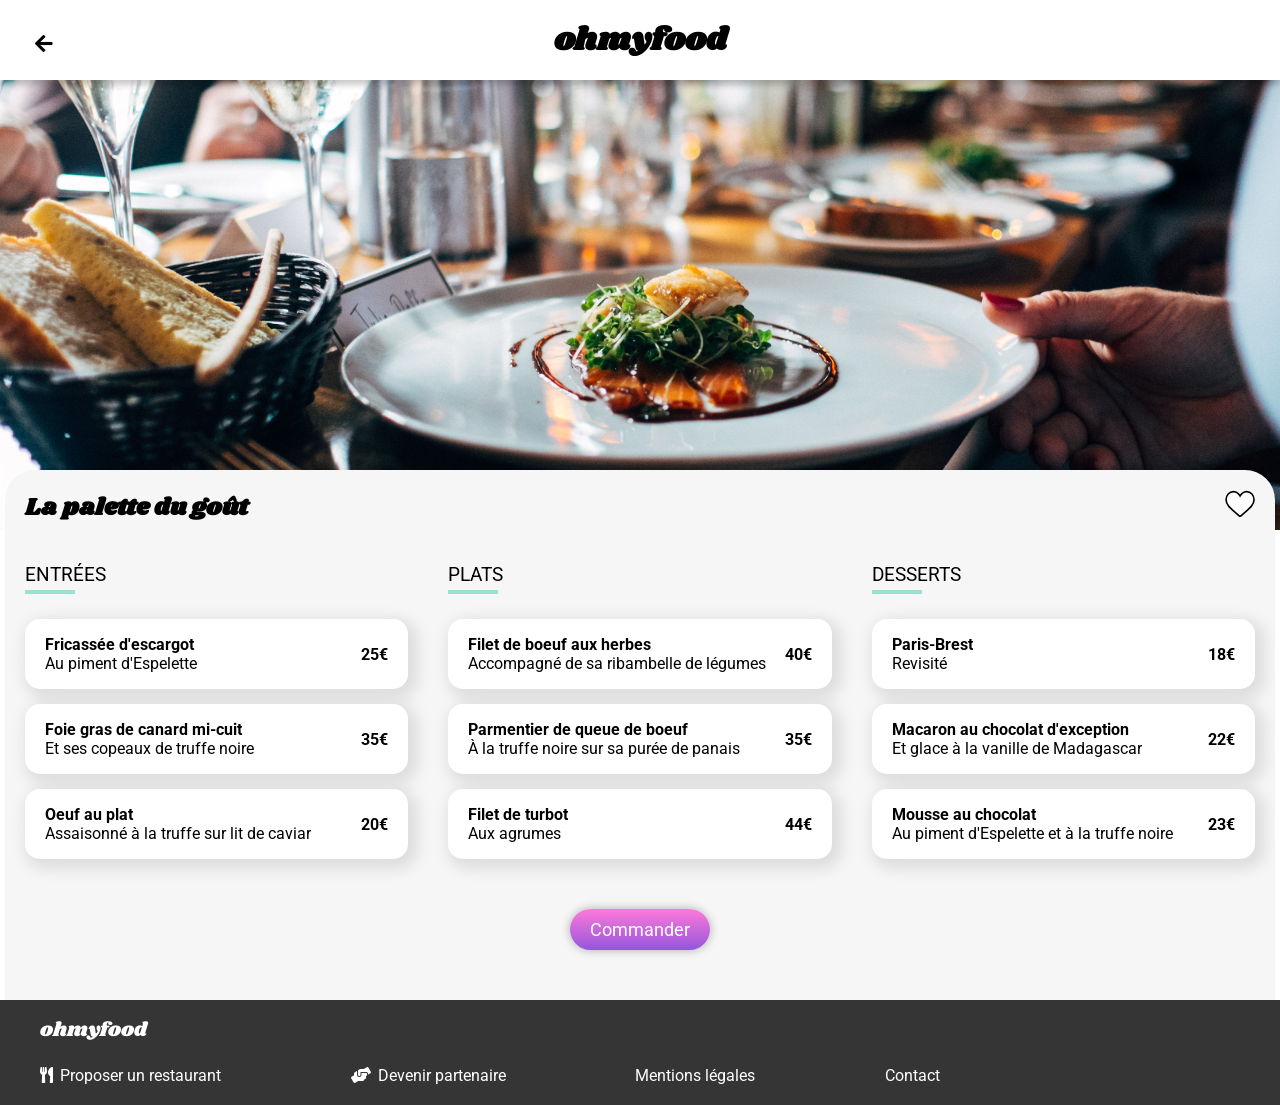
<file: pages_menu/la-palette-du-gout.html>
<!DOCTYPE html>
<html lang="fr">
<head>
    <meta charset="UTF-8">
    <meta name="viewport" content="width=device-width, initial-scale=1.0">
    <title>La palette du goût</title>

    <!-- CSS -->
    <link rel="stylesheet" type="text/css" href="../styles/style_menu.css">
    <!-- Font Awesome -->
    <link rel="stylesheet" href="https://cdnjs.cloudflare.com/ajax/libs/font-awesome/5.13.1/css/all.min.css">
    <!-- Fonts -->
    <link rel="preconnect" href="https://fonts.gstatic.com">
    <link href="https://fonts.googleapis.com/css2?family=Roboto:ital,wght@0,300;0,400;0,500;0,700;1,300;1,400;1,500&display=swap" rel="stylesheet">
    <link href="https://fonts.googleapis.com/css2?family=Shrikhand&display=swap" rel="stylesheet">
</head>
<body>
     <!-- Logo -->
     <header>
      <div class="header">
        <div class="header__arrow-back"><a href="../index.html"><i class="fas fa-arrow-left"></i></a></div>
          <h1 class="header__logo"><a href="../index.html">ohmyfood</a></h1>
      </div>
  </header>

     <!-- Image -->
     <div class="img">
       <img class="img__image" src="../img/restaurant1.jpg" alt="La palette du goût">
     </div>

     <!-- Menu -->
     <section id="menu">
       <div class="menu">
         <div class="menu__header">
           <h2 class="menu__header__title">La palette du goût</h2>
           <div class="menu__header__heart">
            <svg class="heart heart-full" viewBox="-20 0 550 550"  xml:space="preserve">
              <path d="M376,30c-27.783,0-53.255,8.804-75.707,26.168c-21.525,16.647-35.856,37.85-44.293,53.268
                       c-8.437-15.419-22.768-36.621-44.293-53.268C189.255,38.804,163.783,30,136,30C58.468,30,0,93.417,0,177.514
                       c0,90.854,72.943,153.015,183.369,247.118c18.752,15.981,40.007,34.095,62.099,53.414C248.38,480.596,252.12,482,256,482
                       s7.62-1.404,10.532-3.953c22.094-19.322,43.348-37.435,62.111-53.425C439.057,330.529,512,268.368,512,177.514
                       C512,93.417,453.532,30,376,30z"/>
            <defs>
              <linearGradient id="text-fill">
                    <stop offset="0%" stop-color="#9356DC" />
                    <stop offset="100%" stop-color="#FF79DA" />
              </linearGradient>
            </defs>                                   
          </svg>
  
          <svg class="heart heart-empty" viewBox="-20 0 550 550"  xml:space="preserve">
              <path d="M376,30c-27.783,0-53.255,8.804-75.707,26.168c-21.525,16.647-35.856,37.85-44.293,53.268
                       c-8.437-15.419-22.768-36.621-44.293-53.268C189.255,38.804,163.783,30,136,30C58.468,30,0,93.417,0,177.514
                       c0,90.854,72.943,153.015,183.369,247.118c18.752,15.981,40.007,34.095,62.099,53.414C248.38,480.596,252.12,482,256,482
                       s7.62-1.404,10.532-3.953c22.094-19.322,43.348-37.435,62.111-53.425C439.057,330.529,512,268.368,512,177.514
                       C512,93.417,453.532,30,376,30z"/>
            <defs>
              <linearGradient>
                    <stop offset="0%" stop-color="#9356DC" />
                    <stop offset="100%" stop-color="#FF79DA" />
              </linearGradient>
            </defs>                                   
          </svg>
           </div>
         </div>
          <div class="menu__grid">
            <div class="menu__grid__bloc">
              <div class="menu__grid__title"><h3>entrées</h3></div>
              <div class="menu__grid__case appears-with-opacity" id="case-1">
                <div class="dish-and-price">
                  <div class="menu__case__dish">
                    <div class="menu__case__dish-title">
                      <p>Fricassée d'escargot</p>
                    </div>
                    <div class="menu__case__dish-subtitle">
                      <p>Au piment d'Espelette</p>
                    </div>
                  </div>
                  <div class="menu__case__price">25€</div>
              </div>
                <div class="validation__box">
                  <i class="fas fa-check-circle"></i>
                </div>
              </div>
              <div class="menu__grid__case appears-with-opacity" id="case-2">
                <div class="dish-and-price">
                  <div class="menu__case__dish">
                    <div class="menu__case__dish-title">
                      <p>Foie gras de canard mi-cuit</p>
                    </div>
                    <div class="menu__case__dish-subtitle">
                      <p>Et ses copeaux de truffe noire</p>
                    </div>
                  </div>
                  <div class="menu__case__price">35€</div>
              </div>
                <div class="validation__box">
                  <i class="fas fa-check-circle"></i>
                </div>
              </div>
              <div class="menu__grid__case appears-with-opacity" id="case-3">
                <div class="dish-and-price">
                  <div class="menu__case__dish">
                    <div class="menu__case__dish-title">
                      <p>Oeuf au plat</p>
                    </div>
                    <div class="menu__case__dish-subtitle">
                      <p>Assaisonné à la truffe sur lit de caviar</p>
                    </div>
                  </div>
                  <div class="menu__case__price">20€</div>
              </div>
                <div class="validation__box">
                  <i class="fas fa-check-circle"></i>
                </div>
              </div>
            </div>
            <div class="menu__grid__bloc">
             <div class="menu__grid__title"><h3>plats</h3></div>
             <div class="menu__grid__case appears-with-opacity" id="case-4">
              <div class="dish-and-price">
                <div class="menu__case__dish">
                  <div class="menu__case__dish-title">
                    <p>Filet de boeuf aux herbes</p>
                  </div>
                  <div class="menu__case__dish-subtitle">
                    <p>Accompagné de sa ribambelle de légumes</p>
                  </div>
                </div>
                <div class="menu__case__price">40€</div>
            </div>
              <div class="validation__box">
                <i class="fas fa-check-circle"></i>
              </div>
            </div>
            <div class="menu__grid__case appears-with-opacity" id="case-5">
              <div class="dish-and-price">
                <div class="menu__case__dish">
                  <div class="menu__case__dish-title">
                    <p>Parmentier de queue de boeuf</p>
                  </div>
                  <div class="menu__case__dish-subtitle">
                    <p>À la truffe noire sur sa purée de panais</p>
                  </div>
                </div>
                <div class="menu__case__price">35€</div>
            </div>
              <div class="validation__box">
                <i class="fas fa-check-circle"></i>
              </div>
            </div>
            <div class="menu__grid__case appears-with-opacity" id="case-6">
              <div class="dish-and-price">
                <div class="menu__case__dish">
                  <div class="menu__case__dish-title">
                    <p>Filet de turbot</p>
                  </div>
                  <div class="menu__case__dish-subtitle">
                    <p>Aux agrumes</p>
                  </div>
                </div>
                <div class="menu__case__price">44€</div>
            </div>
              <div class="validation__box">
                <i class="fas fa-check-circle"></i>
              </div>
            </div>
           </div>
           <div class="menu__grid__bloc">
             <div class="menu__grid__title"><h3>desserts</h3></div>
             <div class="menu__grid__case appears-with-opacity" id="case-7">
              <div class="dish-and-price">
                <div class="menu__case__dish">
                  <div class="menu__case__dish-title">
                    <p>Paris-Brest</p>
                  </div>
                  <div class="menu__case__dish-subtitle">
                    <p>Revisité</p>
                  </div>
                </div>
                <div class="menu__case__price">18€</div>
            </div>
              <div class="validation__box">
                <i class="fas fa-check-circle"></i>
              </div>
            </div>
            <div class="menu__grid__case appears-with-opacity" id="case-8">
              <div class="dish-and-price">
                <div class="menu__case__dish">
                  <div class="menu__case__dish-title">
                    <p>Macaron au chocolat d'exception</p>
                  </div>
                  <div class="menu__case__dish-subtitle">
                    <p>Et glace à la vanille de Madagascar</p>
                  </div>
                </div>
                <div class="menu__case__price">22€</div>
            </div>
              <div class="validation__box">
                <i class="fas fa-check-circle"></i>
              </div>
            </div>
            <div class="menu__grid__case appears-with-opacity" id="case-9">
              <div class="dish-and-price">
                <div class="menu__case__dish">
                  <div class="menu__case__dish-title">
                    <p>Mousse au chocolat</p>
                  </div>
                  <div class="menu__case__dish-subtitle">
                    <p>Au piment d'Espelette et à la truffe noire</p>
                  </div>
                </div>
                <div class="menu__case__price">23€</div>
            </div>
              <div class="validation__box">
                <i class="fas fa-check-circle"></i>
              </div>
            </div>
           </div>
          </div>
          <div class="menu__contain-button">
            <div class="menu__button">Commander</div>
          </div>
         </div>
     </section>

  <footer class="footer">
    <div class="footer__bloc">
      <div class="logo"><a href="index.html">ohmyfood</a></div>
      <div class="footer__bloc-links">
        <div class="footer__bloc-link">
          <i class="fas fa-utensils"></i>
          <h3 class="footer__bloc-link__title">Proposer un restaurant</h3>
        </div>
        <div class="footer__bloc-link">
          <i class="fas fa-hands-helping"></i>
          <h3 class="footer__bloc-link__title">Devenir partenaire</h3>
        </div>
        <div class="footer__bloc-link">
          <h3 class="footer__bloc-link__title">Mentions légales</h3>
        </div>
        <div class="footer__bloc-link">
          <h3 class="footer__bloc-link__title"><a href="mailto:contact@ohmyfood.com">Contact</a></h3>
        </div>
      </div>
    </div>
  </footer>
</body>

</html>
</file>
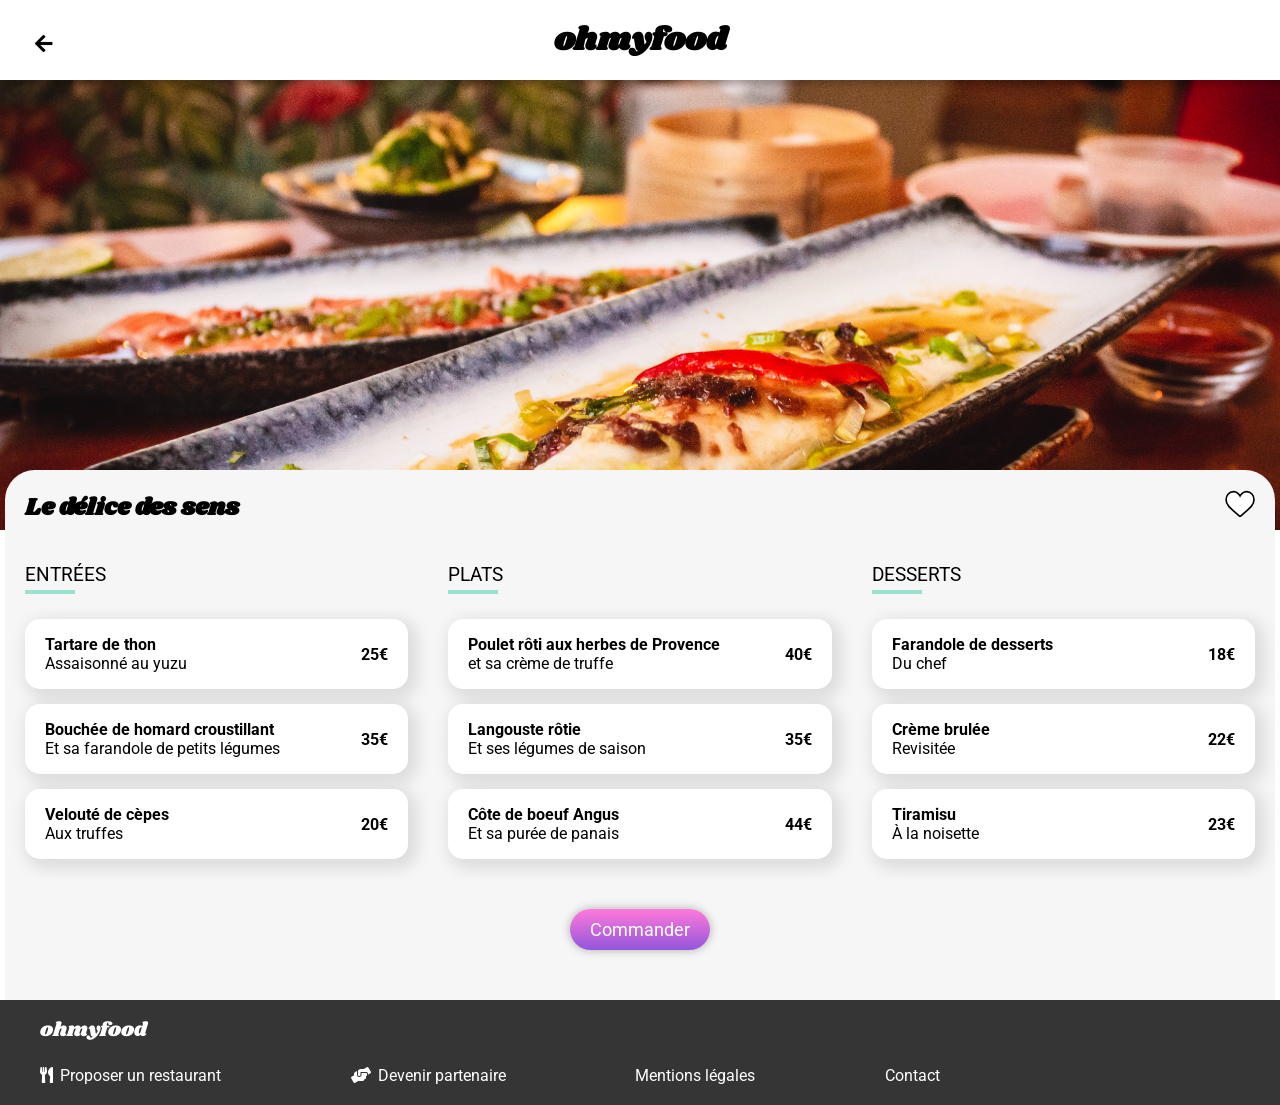
<file: pages_menu/le-delice-des-sens.html>
<!DOCTYPE html>
<html lang="fr">
<head>
    <meta charset="UTF-8">
    <meta name="viewport" content="width=device-width, initial-scale=1.0">
    <title>Le délice des sens</title>

    <!-- CSS -->
    <link rel="stylesheet" type="text/css" href="../styles/style_menu.css">
    <!-- Font Awesome -->
    <link rel="stylesheet" href="https://cdnjs.cloudflare.com/ajax/libs/font-awesome/5.13.1/css/all.min.css">
    <!-- Fonts -->
    <link rel="preconnect" href="https://fonts.gstatic.com">
    <link href="https://fonts.googleapis.com/css2?family=Roboto:ital,wght@0,300;0,400;0,500;0,700;1,300;1,400;1,500&display=swap" rel="stylesheet">
    <link href="https://fonts.googleapis.com/css2?family=Shrikhand&display=swap" rel="stylesheet">
</head>
<body>
     <!-- Logo -->
     <header>
      <div class="header">
        <div class="header__arrow-back"><a href="../index.html"><i class="fas fa-arrow-left"></i></a></div>
          <h1 class="header__logo"><a href="../index.html">ohmyfood</a></h1>
      </div>
  </header>

     <!-- Image -->
     <div class="img">
       <img class="img__image" src="../img/restaurant4.jpg" alt="Le délice des sens">
     </div>

     <!-- Menu -->
     <section id="menu">
       <div class="menu">
         <div class="menu__header">
           <h2 class="menu__header__title">Le délice des sens</h2>
           <div class="menu__header__heart">
            <svg class="heart heart-full" viewBox="-20 0 550 550"  xml:space="preserve">
              <path d="M376,30c-27.783,0-53.255,8.804-75.707,26.168c-21.525,16.647-35.856,37.85-44.293,53.268
                       c-8.437-15.419-22.768-36.621-44.293-53.268C189.255,38.804,163.783,30,136,30C58.468,30,0,93.417,0,177.514
                       c0,90.854,72.943,153.015,183.369,247.118c18.752,15.981,40.007,34.095,62.099,53.414C248.38,480.596,252.12,482,256,482
                       s7.62-1.404,10.532-3.953c22.094-19.322,43.348-37.435,62.111-53.425C439.057,330.529,512,268.368,512,177.514
                       C512,93.417,453.532,30,376,30z"/>
            <defs>
              <linearGradient id="text-fill">
                    <stop offset="0%" stop-color="#9356DC" />
                    <stop offset="100%" stop-color="#FF79DA" />
              </linearGradient>
            </defs>                                   
          </svg>
  
          <svg class="heart heart-empty" viewBox="-20 0 550 550"  xml:space="preserve">
              <path d="M376,30c-27.783,0-53.255,8.804-75.707,26.168c-21.525,16.647-35.856,37.85-44.293,53.268
                       c-8.437-15.419-22.768-36.621-44.293-53.268C189.255,38.804,163.783,30,136,30C58.468,30,0,93.417,0,177.514
                       c0,90.854,72.943,153.015,183.369,247.118c18.752,15.981,40.007,34.095,62.099,53.414C248.38,480.596,252.12,482,256,482
                       s7.62-1.404,10.532-3.953c22.094-19.322,43.348-37.435,62.111-53.425C439.057,330.529,512,268.368,512,177.514
                       C512,93.417,453.532,30,376,30z"/>
            <defs>
              <linearGradient>
                    <stop offset="0%" stop-color="#9356DC" />
                    <stop offset="100%" stop-color="#FF79DA" />
              </linearGradient>
            </defs>                                   
          </svg>
           </div>
         </div>
          <div class="menu__grid">
            <div class="menu__grid__bloc">
              <div class="menu__grid__title"><h3>entrées</h3></div>
              <div class="menu__grid__case appears-with-opacity" id="case-1">
                <div class="dish-and-price">
                  <div class="menu__case__dish">
                    <div class="menu__case__dish-title">
                      <p>Tartare de thon</p>
                    </div>
                    <div class="menu__case__dish-subtitle">
                      <p>Assaisonné au yuzu</p>
                    </div>
                  </div>
                  <div class="menu__case__price">25€</div>
              </div>
                <div class="validation__box">
                  <i class="fas fa-check-circle"></i>
                </div>
              </div>
              <div class="menu__grid__case appears-with-opacity" id="case-2">
                <div class="dish-and-price">
                  <div class="menu__case__dish">
                    <div class="menu__case__dish-title">
                      <p>Bouchée de homard croustillant</p>
                    </div>
                    <div class="menu__case__dish-subtitle">
                      <p>Et sa farandole de petits légumes</p>
                    </div>
                  </div>
                  <div class="menu__case__price">35€</div>
              </div>
                <div class="validation__box">
                  <i class="fas fa-check-circle"></i>
                </div>
              </div>
              <div class="menu__grid__case appears-with-opacity" id="case-3">
                <div class="dish-and-price">
                  <div class="menu__case__dish">
                    <div class="menu__case__dish-title">
                      <p>Velouté de cèpes</p>
                    </div>
                    <div class="menu__case__dish-subtitle">
                      <p>Aux truffes</p>
                    </div>
                  </div>
                  <div class="menu__case__price">20€</div>
              </div>
                <div class="validation__box">
                  <i class="fas fa-check-circle"></i>
                </div>
              </div>
            </div>
            <div class="menu__grid__bloc">
             <div class="menu__grid__title"><h3>plats</h3></div>
             <div class="menu__grid__case appears-with-opacity" id="case-4">
              <div class="dish-and-price">
                <div class="menu__case__dish">
                  <div class="menu__case__dish-title">
                    <p>Poulet rôti aux herbes de Provence</p>
                  </div>
                  <div class="menu__case__dish-subtitle">
                    <p>et sa crème de truffe</p>
                  </div>
                </div>
                <div class="menu__case__price">40€</div>
            </div>
              <div class="validation__box">
                <i class="fas fa-check-circle"></i>
              </div>
            </div>
            <div class="menu__grid__case appears-with-opacity" id="case-5">
              <div class="dish-and-price">
                <div class="menu__case__dish">
                  <div class="menu__case__dish-title">
                    <p>Langouste rôtie</p>
                  </div>
                  <div class="menu__case__dish-subtitle">
                    <p>Et ses légumes de saison</p>
                  </div>
                </div>
                <div class="menu__case__price">35€</div>
            </div>
              <div class="validation__box">
                <i class="fas fa-check-circle"></i>
              </div>
            </div>
            <div class="menu__grid__case appears-with-opacity" id="case-6">
              <div class="dish-and-price">
                <div class="menu__case__dish">
                  <div class="menu__case__dish-title">
                    <p>Côte de boeuf Angus</p>
                  </div>
                  <div class="menu__case__dish-subtitle">
                    <p>Et sa purée de panais</p>
                  </div>
                </div>
                <div class="menu__case__price">44€</div>
            </div>
              <div class="validation__box">
                <i class="fas fa-check-circle"></i>
              </div>
            </div>
           </div>
           <div class="menu__grid__bloc">
             <div class="menu__grid__title"><h3>desserts</h3></div>
             <div class="menu__grid__case appears-with-opacity" id="case-7">
              <div class="dish-and-price">
                <div class="menu__case__dish">
                  <div class="menu__case__dish-title">
                    <p>Farandole de desserts</p>
                  </div>
                  <div class="menu__case__dish-subtitle">
                    <p>Du chef</p>
                  </div>
                </div>
                <div class="menu__case__price">18€</div>
            </div>
              <div class="validation__box">
                <i class="fas fa-check-circle"></i>
              </div>
            </div>
            <div class="menu__grid__case appears-with-opacity" id="case-8">
              <div class="dish-and-price">
                <div class="menu__case__dish">
                  <div class="menu__case__dish-title">
                    <p>Crème brulée</p>
                  </div>
                  <div class="menu__case__dish-subtitle">
                    <p>Revisitée</p>
                  </div>
                </div>
                <div class="menu__case__price">22€</div>
            </div>
              <div class="validation__box">
                <i class="fas fa-check-circle"></i>
              </div>
            </div>
            <div class="menu__grid__case appears-with-opacity" id="case-9">
              <div class="dish-and-price">
                <div class="menu__case__dish">
                  <div class="menu__case__dish-title">
                    <p>Tiramisu</p>
                  </div>
                  <div class="menu__case__dish-subtitle">
                    <p>À la noisette</p>
                  </div>
                </div>
                <div class="menu__case__price">23€</div>
            </div>
              <div class="validation__box">
                <i class="fas fa-check-circle"></i>
              </div>
            </div>
           </div>
          </div>
          <div class="menu__contain-button">
            <div class="menu__button">Commander</div>
          </div>
         </div>
     </section>

  <footer class="footer">
    <div class="footer__bloc">
      <div class="logo"><a href="index.html">ohmyfood</a></div>
      <div class="footer__bloc-links">
        <div class="footer__bloc-link">
          <i class="fas fa-utensils"></i>
          <h3 class="footer__bloc-link__title">Proposer un restaurant</h3>
        </div>
        <div class="footer__bloc-link">
          <i class="fas fa-hands-helping"></i>
          <h3 class="footer__bloc-link__title">Devenir partenaire</h3>
        </div>
        <div class="footer__bloc-link">
          <h3 class="footer__bloc-link__title">Mentions légales</h3>
        </div>
        <div class="footer__bloc-link">
          <h3 class="footer__bloc-link__title"><a href="mailto:contact@ohmyfood.com">Contact</a></h3>
        </div>
      </div>
    </div>
  </footer>
</body>

</html>
</file>
<file: styles/style_index.css>
body {
  font-family: "Roboto", sans-serif;
  margin: 0;
}

.overlay {
  position: fixed;
  top: 0;
  left: 0;
  height: 100vh;
  width: 100vw;
  background: rgba(0, 0, 0, 0.6);
  display: flex;
  align-items: center;
  justify-content: center;
  z-index: 10;
  opacity: 1;
  -webkit-animation: hide_loading 1.5s forwards;
          animation: hide_loading 1.5s forwards;
}

@-webkit-keyframes hide_loading {
  0% {
    visibility: visible;
  }
  100% {
    visibility: hidden;
  }
}

@keyframes hide_loading {
  0% {
    visibility: visible;
  }
  100% {
    visibility: hidden;
  }
}
@-webkit-keyframes loading {
  0% {
    opacity: 1;
  }
  100% {
    opacity: 0;
  }
}
@keyframes loading {
  0% {
    opacity: 1;
  }
  100% {
    opacity: 0;
  }
}
.spinner {
  width: 104px;
  z-index: 11;
  height: 104px;
  display: inline-block;
  overflow: hidden;
}
.spinner__content {
  width: 100%;
  height: 100%;
  position: relative;
  transform: translateZ(0) scale(1);
  -webkit-backface-visibility: hidden;
          backface-visibility: hidden;
  transform-origin: 0 0;
}
.spinner__content div {
  box-sizing: content-box;
  left: 48.88px;
  top: 24.96px;
  position: absolute;
  -webkit-animation: loading linear 1s infinite;
          animation: loading linear 1s infinite;
  background: #99E2D0;
  width: 6.24px;
  height: 12.48px;
  border-radius: 3.12px/6.24px;
  transform-origin: 3.12px 27.04px;
}
.spinner__content div:nth-child(1) {
  transform: rotate(30deg);
  -webkit-animation-delay: 0.0833333333s;
          animation-delay: 0.0833333333s;
}
.spinner__content div:nth-child(2) {
  transform: rotate(60deg);
  -webkit-animation-delay: 0.1666666667s;
          animation-delay: 0.1666666667s;
}
.spinner__content div:nth-child(3) {
  transform: rotate(90deg);
  -webkit-animation-delay: 0.25s;
          animation-delay: 0.25s;
}
.spinner__content div:nth-child(4) {
  transform: rotate(120deg);
  -webkit-animation-delay: 0.3333333333s;
          animation-delay: 0.3333333333s;
}
.spinner__content div:nth-child(5) {
  transform: rotate(150deg);
  -webkit-animation-delay: 0.4166666667s;
          animation-delay: 0.4166666667s;
}
.spinner__content div:nth-child(6) {
  transform: rotate(180deg);
  -webkit-animation-delay: 0.5s;
          animation-delay: 0.5s;
}
.spinner__content div:nth-child(7) {
  transform: rotate(210deg);
  -webkit-animation-delay: 0.5833333333s;
          animation-delay: 0.5833333333s;
}
.spinner__content div:nth-child(8) {
  transform: rotate(240deg);
  -webkit-animation-delay: 0.6666666667s;
          animation-delay: 0.6666666667s;
}
.spinner__content div:nth-child(9) {
  transform: rotate(270deg);
  -webkit-animation-delay: 0.75s;
          animation-delay: 0.75s;
}
.spinner__content div:nth-child(10) {
  transform: rotate(300deg);
  -webkit-animation-delay: 0.8333333333s;
          animation-delay: 0.8333333333s;
}
.spinner__content div:nth-child(11) {
  transform: rotate(330deg);
  -webkit-animation-delay: 0.9166666667s;
          animation-delay: 0.9166666667s;
}

* a {
  text-decoration: none;
  color: white;
}

h1 {
  font-family: "Shrikhand", cursive;
  text-align: center;
  margin: 20px 0 auto;
}

.main {
  margin: 0;
  padding: 0;
  display: flex;
  justify-content: center;
  align-items: center;
  flex-direction: column;
}

.header {
  box-shadow: 0px 5px 6px 0px rgba(0, 0, 0, 0.2);
  position: relative;
  display: flex;
  justify-content: center;
  align-items: center;
  height: 80px;
  width: 100%;
}
.header__logo {
  font-family: "Shrikhand", cursive;
  margin: 0;
  color: black;
}

/*  HEADER  */
header {
  position: relative;
  display: flex;
  justify-content: center;
  box-shadow: 0 2px 3px 0 rgba(0, 0, 0, 0.1);
}

/*  HEADER - Bouton retour  */
header .icon {
  position: absolute;
  top: 30px;
  left: 30px;
  color: #000;
}

.location {
  display: flex;
  justify-content: center;
  align-items: center;
  background: #eaeaea;
  color: #7a7a7a;
  width: 100%;
}
.location__city {
  margin-left: 13px;
  font-weight: 500;
}

.hero {
  background: #fafafa;
  width: 100%;
}
.hero__container {
  width: 100%;
  padding: 20px;
  display: flex;
  justify-content: center;
  align-items: center;
  flex-direction: column;
  padding: 50px 0;
}
.hero__title {
  text-align: center;
  max-width: 250px;
  margin: 0;
}
.hero__text {
  text-align: center;
  padding: 0 30px;
}
.hero__button {
  opacity: 1;
  background: linear-gradient(180deg, rgb(255, 121, 218) 0%, rgb(147, 86, 220) 100%);
  color: white;
  padding: 0 20px;
  border-radius: 200px;
  box-shadow: 0px 0px 10px 0px rgba(0, 0, 0, 0.3);
}
.hero__button:hover {
  opacity: 0.8;
  cursor: pointer;
  transition: 0.3s;
  box-shadow: 0px 0px 10px 0px rgba(0, 0, 0, 0.6);
}

.process__contain {
  padding: 25px 0;
  width: 100%;
  background: white;
  display: flex;
  justify-content: center;
  align-items: center;
  flex-direction: column;
}

.process {
  width: 95%;
  max-width: 1200px;
  background-color: white;
  padding: 0;
  display: flex;
  flex-direction: column;
}
.process__title {
  margin: 0;
  text-align: center;
  padding-bottom: 20px;
}
.process__text {
  font-weight: 500;
}
.process__step {
  display: flex;
  align-items: center;
  background: #f6f6f6;
  height: auto;
  width: auto;
  margin: 10px 20px;
  border-radius: 20px;
  position: relative;
  box-shadow: 0px 0px 10px 0px rgba(0, 0, 0, 0.16);
}
.process__step:hover {
  opacity: 0.8;
  cursor: pointer;
  transition: 0.3s;
  box-shadow: 0px 0px 10px 0px rgba(0, 0, 0, 0.6);
  background: white;
}
.process__number {
  background-color: #9356DC;
  color: white;
  position: absolute;
  padding: 3px 8px 3px 8px;
  border-radius: 500px;
  transform: translateX(-50%);
}
.process__icon {
  color: #7E7E7E;
  margin: 0 20px;
}
.process__steps {
  display: flex;
  justify-content: center;
  flex-direction: column;
}

.restaurants {
  margin: 0;
  background: #f6f6f6;
  display: flex;
  justify-content: center;
  align-items: center;
  flex-direction: column;
  align-items: center;
  width: 100%;
}

.restaurant__cards {
  display: grid;
  grid-template-rows: repeat(4, 1fr);
  grid-template-columns: 1fr;
  grid-gap: 20px;
  padding: 20px;
}
.restaurant__card {
  position: relative;
  display: flex;
  flex-direction: column;
  justify-content: center;
  align-items: flex-end;
  width: 100%;
  border-radius: 20px;
  transform: scale(1);
  box-shadow: 0px 0px 10px 0px rgba(0, 0, 0, 0.3);
}
.restaurant__card-new {
  display: flex;
  justify-content: center;
  align-items: center;
  position: absolute;
  background: #99e2d0;
  top: 20px;
  right: 20px;
}
.restaurant__card-new p {
  color: #1b6150;
  padding: 10px 20px;
  margin: 0;
}
.restaurant__card:hover {
  transition: 0.5s;
  transform: scale(1.02);
  box-shadow: 0px 0px 10px 2px rgba(147, 86, 220, 0.6);
}
.restaurant__card-image {
  width: 100%;
  height: 190px;
}
.restaurant__card-image > img {
  width: 100%;
  height: 100%;
  -o-object-fit: cover;
     object-fit: cover;
  border-radius: 20px 20px 0 0;
}
.restaurant__block {
  background: white;
  display: flex;
  justify-content: space-between;
  align-items: center;
  width: 100%;
  height: 90px;
  border-radius: 0 0 20px 20px;
}
.restaurant__block-info {
  color: black;
  margin-left: 20px;
}
.restaurant__block-info > :first-child {
  font-weight: 700;
}
.restaurant__block-hearth {
  display: flex;
  justify-content: center;
  align-items: center;
  margin-right: 20px;
  width: 30px;
}
.restaurant__block .heart {
  width: 30px;
  stroke-width: 30;
  stroke: black;
  fill: white;
  cursor: pointer;
}
.restaurant__block .heart-full {
  position: absolute;
  fill: url(#text-fill);
  stroke: none;
}
.restaurant__block .heart-empty {
  width: 50px;
  position: relative;
}
.restaurant__block .heart-empty:hover {
  opacity: 0;
  transition: 0.5s;
}

.footer {
  width: 100%;
  background-color: #353535;
  display: flex;
  justify-content: center;
  align-items: center;
}
.footer__bloc {
  display: inline;
  padding: 0 40px;
  width: 100%;
  max-width: 1200px;
}
.footer__bloc .logo {
  font-family: "Shrikhand", cursive;
  color: white;
  font-size: 20px;
  padding: 15px 0;
}
.footer__bloc-links {
  display: inline-flex;
  flex-direction: column;
  width: auto;
}
.footer__bloc-link {
  display: inline-flex;
  align-items: center;
  flex-direction: row;
  text-align: center;
  color: white;
  height: 30px;
  cursor: pointer;
}
.footer__bloc-link:hover .footer__bloc-link__title {
  text-decoration: underline;
}
.footer__bloc-link i {
  margin-right: 7px;
}
.footer__bloc-link__title {
  font-size: 16px;
  font-weight: 400;
}

@media screen and (min-width: 800px) {
  .restaurant__cards {
    display: grid;
    grid-template-rows: 1fr 1fr;
    grid-template-columns: 1fr 1fr;
    grid-gap: 20px;
    padding-top: 0;
  }
  .process__step {
    width: 100%;
  }
  .process__steps {
    display: flex;
    justify-content: center;
    flex-direction: row;
    width: 100%;
  }
  .footer__bloc {
    margin-bottom: 15px;
  }
  .footer__bloc-links {
    display: flex;
    justify-content: space-between;
    flex-direction: row;
    max-width: 900px;
  }
}
@media screen and (min-width: 1200px) {
  .restaurant__cards {
    display: grid;
    grid-template-rows: 1fr;
    grid-template-columns: 1fr 1fr 1fr 1fr;
    grid-gap: 20px;
  }
}/*# sourceMappingURL=style_index.css.map */
</file>
<file: styles/style_menu.css>
body {
  font-family: 'Roboto', sans-serif;
  margin: 0;
  background: #f6f6f6;
  display: -webkit-box;
  display: -ms-flexbox;
  display: flex;
  -webkit-box-pack: center;
      -ms-flex-pack: center;
          justify-content: center;
  -webkit-box-align: center;
      -ms-flex-align: center;
          align-items: center;
  -webkit-box-orient: vertical;
  -webkit-box-direction: normal;
      -ms-flex-direction: column;
          flex-direction: column;
}

* a {
  text-decoration: none;
  color: white;
}

header {
  z-index: 10;
  background: white;
  width: 100%;
}

header .header {
  -webkit-box-shadow: 0px 5px 6px 0px rgba(0, 0, 0, 0.2);
          box-shadow: 0px 5px 6px 0px rgba(0, 0, 0, 0.2);
  position: relative;
  display: -webkit-box;
  display: -ms-flexbox;
  display: flex;
  -webkit-box-pack: center;
      -ms-flex-pack: center;
          justify-content: center;
  -webkit-box-align: center;
      -ms-flex-align: center;
          align-items: center;
  height: 80px;
  width: 100%;
}

header .header__arrow-back {
  width: 50px;
  height: 50px;
  position: absolute;
  left: 35px;
  top: 40%;
  font-size: 20px;
}

header .header__arrow-back a {
  color: #000;
}

header .header__logo {
  font-family: 'Shrikhand', cursive;
  margin: 0;
}

header .header__logo a {
  color: #000;
}

.img {
  width: 100%;
  height: 50vh;
}

.img__image {
  margin-top: -80px;
  width: 100%;
  height: 100%;
  -o-object-fit: cover;
     object-fit: cover;
}

#menu {
  background: white;
  width: 100%;
  display: -webkit-box;
  display: -ms-flexbox;
  display: flex;
  -webkit-box-pack: center;
      -ms-flex-pack: center;
          justify-content: center;
  -webkit-box-align: center;
      -ms-flex-align: center;
          align-items: center;
}

.menu {
  margin-top: -200px;
  padding: 0 20px;
  width: 100%;
  max-width: 1230px;
  border-radius: 30px 30px 0 0;
  background-color: #F6F6F6;
}

.menu__header {
  display: -webkit-box;
  display: -ms-flexbox;
  display: flex;
  -webkit-box-orient: horizontal;
  -webkit-box-direction: normal;
      -ms-flex-direction: row;
          flex-direction: row;
  -webkit-box-align: center;
      -ms-flex-align: center;
          align-items: center;
  -webkit-box-pack: justify;
      -ms-flex-pack: justify;
          justify-content: space-between;
}

.menu__header__title {
  font-family: 'Shrikhand', cursive;
}

.menu__header__heart .heart {
  width: 30px;
  stroke-width: 30;
  stroke: black;
  fill: white;
  cursor: pointer;
}

.menu__header__heart .heart-full {
  position: absolute;
  fill: url(#text-fill);
  stroke: none;
}

.menu__header__heart .heart-empty {
  position: relative;
}

.menu__header__heart .heart-empty:hover {
  opacity: 0;
  -webkit-transition: 0.5s;
  transition: 0.5s;
}

.menu__grid {
  display: -ms-grid;
  display: grid;
  grid-gap: 40px;
}

.menu__grid__bloc {
  display: -ms-grid;
  display: grid;
  grid-gap: 15px;
}

.menu__grid__title h3 {
  position: relative;
  font-weight: 400;
  text-transform: uppercase;
}

.menu__grid__title h3::after {
  content: '';
  width: 50px;
  height: 4px;
  background: #99e2d0;
  position: absolute;
  z-index: 20;
  left: 0px;
  bottom: -8px;
}

.menu__grid__case {
  position: relative;
  cursor: pointer;
  overflow: hidden;
  display: -webkit-box;
  display: -ms-flexbox;
  display: flex;
  -webkit-box-pack: justify;
      -ms-flex-pack: justify;
          justify-content: space-between;
  -webkit-box-align: center;
      -ms-flex-align: center;
          align-items: center;
  width: 100%;
  height: 70px;
  border-radius: 15px;
  background-color: white;
  -webkit-box-shadow: 5px 5px 15px 5px rgba(0, 0, 0, 0.1);
          box-shadow: 5px 5px 15px 5px rgba(0, 0, 0, 0.1);
}

.menu__grid__case:hover .validation__box {
  -webkit-transform: initial;
          transform: initial;
}

.menu__grid__case:hover .validation__box i {
  -webkit-transform: initial;
          transform: initial;
}

.menu__grid__case:hover .menu__case__price {
  padding-right: 70px;
  -webkit-transition: 0.5s eases;
  transition: 0.5s eases;
}

.menu__grid__case .validation__box {
  display: -webkit-box;
  display: -ms-flexbox;
  display: flex;
  -webkit-box-pack: center;
      -ms-flex-pack: center;
          justify-content: center;
  -webkit-box-align: center;
      -ms-flex-align: center;
          align-items: center;
  position: absolute;
  background: #99E2D0;
  border-radius: 0 15px 15px 0;
  right: 0px;
  padding: 0 13px;
  height: 100%;
  -webkit-transform: translateX(100%);
          transform: translateX(100%);
  -webkit-transition: 0.5s -webkit-transform ease-in;
  transition: 0.5s -webkit-transform ease-in;
  transition: 0.5s transform ease-in;
  transition: 0.5s transform ease-in, 0.5s -webkit-transform ease-in;
}

.menu__grid__case .validation__box i {
  font-size: 30px;
  color: white;
  -webkit-transform: rotate(180deg);
          transform: rotate(180deg);
  -webkit-transition: 0.5s -webkit-transform ease-in;
  transition: 0.5s -webkit-transform ease-in;
  transition: 0.5s transform ease-in;
  transition: 0.5s transform ease-in, 0.5s -webkit-transform ease-in;
}

.menu__case__dish {
  margin-left: 20px;
  white-space: nowrap;
  overflow: hidden;
}

.menu__case__dish p {
  margin: 0;
  text-overflow: ellipsis;
  overflow: hidden;
}

.menu__case__dish-title {
  font-weight: bold;
}

.menu__case__price {
  padding-right: 20px;
  font-weight: bold;
  padding-left: 7px;
}

.menu__contain-button {
  display: -webkit-box;
  display: -ms-flexbox;
  display: flex;
  -webkit-box-pack: center;
      -ms-flex-pack: center;
          justify-content: center;
  -webkit-box-align: center;
      -ms-flex-align: center;
          align-items: center;
  width: 100%;
}

.menu__button {
  opacity: 1;
  background: -webkit-gradient(linear, left top, left bottom, from(#ff79da), to(#9356dc));
  background: linear-gradient(180deg, #ff79da 0%, #9356dc 100%);
  color: white;
  padding: 0 20px;
  border-radius: 200px;
  -webkit-box-shadow: 0px 0px 10px 0px rgba(0, 0, 0, 0.3);
          box-shadow: 0px 0px 10px 0px rgba(0, 0, 0, 0.3);
  padding: 10px 20px;
  margin: 50px 0;
  font-size: 18px;
}

.menu__button:hover {
  opacity: 0.8;
  cursor: pointer;
  -webkit-transition: .3s;
  transition: .3s;
  -webkit-box-shadow: 0px 0px 10px 0px rgba(0, 0, 0, 0.6);
          box-shadow: 0px 0px 10px 0px rgba(0, 0, 0, 0.6);
}

.dish-and-price {
  width: 100%;
  display: -webkit-box;
  display: -ms-flexbox;
  display: flex;
  -webkit-box-pack: justify;
      -ms-flex-pack: justify;
          justify-content: space-between;
  -webkit-box-align: center;
      -ms-flex-align: center;
          align-items: center;
}

@-webkit-keyframes rotate {
  0% {
    -webkit-transform: rotate(0);
            transform: rotate(0);
  }
  100% {
    -webkit-transform: rotate(360deg);
            transform: rotate(360deg);
  }
}

@keyframes rotate {
  0% {
    -webkit-transform: rotate(0);
            transform: rotate(0);
  }
  100% {
    -webkit-transform: rotate(360deg);
            transform: rotate(360deg);
  }
}

@-webkit-keyframes opacity {
  0% {
    opacity: 0;
    -webkit-transform: translateY(10px);
            transform: translateY(10px);
  }
  100% {
    opacity: 1;
    -webkit-transform: initial;
            transform: initial;
  }
}

@keyframes opacity {
  0% {
    opacity: 0;
    -webkit-transform: translateY(10px);
            transform: translateY(10px);
  }
  100% {
    opacity: 1;
    -webkit-transform: initial;
            transform: initial;
  }
}

.appears-with-opacity {
  -webkit-animation: opacity 1s both;
          animation: opacity 1s both;
}

.menu__grid__bloc .menu__grid__case:nth-child(1) {
  -webkit-animation-delay: 0.1s;
          animation-delay: 0.1s;
}

.menu__grid__bloc .menu__grid__case:nth-child(2) {
  -webkit-animation-delay: 0.2s;
          animation-delay: 0.2s;
}

.menu__grid__bloc .menu__grid__case:nth-child(3) {
  -webkit-animation-delay: 0.3s;
          animation-delay: 0.3s;
}

.menu__grid__bloc .menu__grid__case:nth-child(4) {
  -webkit-animation-delay: 0.4s;
          animation-delay: 0.4s;
}

.menu__grid__bloc .menu__grid__case:nth-child(5) {
  -webkit-animation-delay: 0.5s;
          animation-delay: 0.5s;
}

.menu__grid__bloc .menu__grid__case:nth-child(6) {
  -webkit-animation-delay: 0.6s;
          animation-delay: 0.6s;
}

.menu__grid__bloc .menu__grid__case:nth-child(7) {
  -webkit-animation-delay: 0.7s;
          animation-delay: 0.7s;
}

.menu__grid__bloc .menu__grid__case:nth-child(8) {
  -webkit-animation-delay: 0.8s;
          animation-delay: 0.8s;
}

.footer {
  width: 100%;
  background-color: #353535;
  display: -webkit-box;
  display: -ms-flexbox;
  display: flex;
  -webkit-box-pack: center;
      -ms-flex-pack: center;
          justify-content: center;
  -webkit-box-align: center;
      -ms-flex-align: center;
          align-items: center;
}

.footer__bloc {
  padding: 0 40px;
  width: 100%;
  max-width: 1200px;
}

.footer__bloc .logo {
  font-family: 'Shrikhand', cursive;
  color: white;
  font-size: 20px;
  padding: 15px 0;
}

.footer__bloc-links {
  display: -webkit-box;
  display: -ms-flexbox;
  display: flex;
  -webkit-box-orient: vertical;
  -webkit-box-direction: normal;
      -ms-flex-direction: column;
          flex-direction: column;
  width: 100%;
}

.footer__bloc-link {
  display: -webkit-box;
  display: -ms-flexbox;
  display: flex;
  -webkit-box-align: center;
      -ms-flex-align: center;
          align-items: center;
  display: flex;
  -webkit-box-orient: horizontal;
  -webkit-box-direction: normal;
      -ms-flex-direction: row;
          flex-direction: row;
  text-align: center;
  color: white;
  height: 30px;
  cursor: pointer;
}

.footer__bloc-link:hover .footer__bloc-link__title {
  text-decoration: underline;
}

.footer__bloc-link i {
  margin-right: 7px;
}

.footer__bloc-link__title {
  font-size: 16px;
  font-weight: 400;
}

@media screen and (min-width: 1100px) {
  .menu {
    margin-top: -60px;
  }
  .menu__grid {
    display: -ms-grid;
    display: grid;
    -ms-grid-columns: (1fr)[3];
        grid-template-columns: repeat(3, 1fr);
    -ms-grid-rows: 1fr;
        grid-template-rows: 1fr;
  }
  .img__image {
    margin-top: 0;
  }
  .footer__bloc {
    margin-bottom: 15px;
  }
  .footer__bloc-links {
    display: -webkit-box;
    display: -ms-flexbox;
    display: flex;
    -webkit-box-pack: justify;
        -ms-flex-pack: justify;
            justify-content: space-between;
    -webkit-box-orient: horizontal;
    -webkit-box-direction: normal;
        -ms-flex-direction: row;
            flex-direction: row;
    max-width: 900px;
  }
}
/*# sourceMappingURL=style_menu.css.map */
</file>
